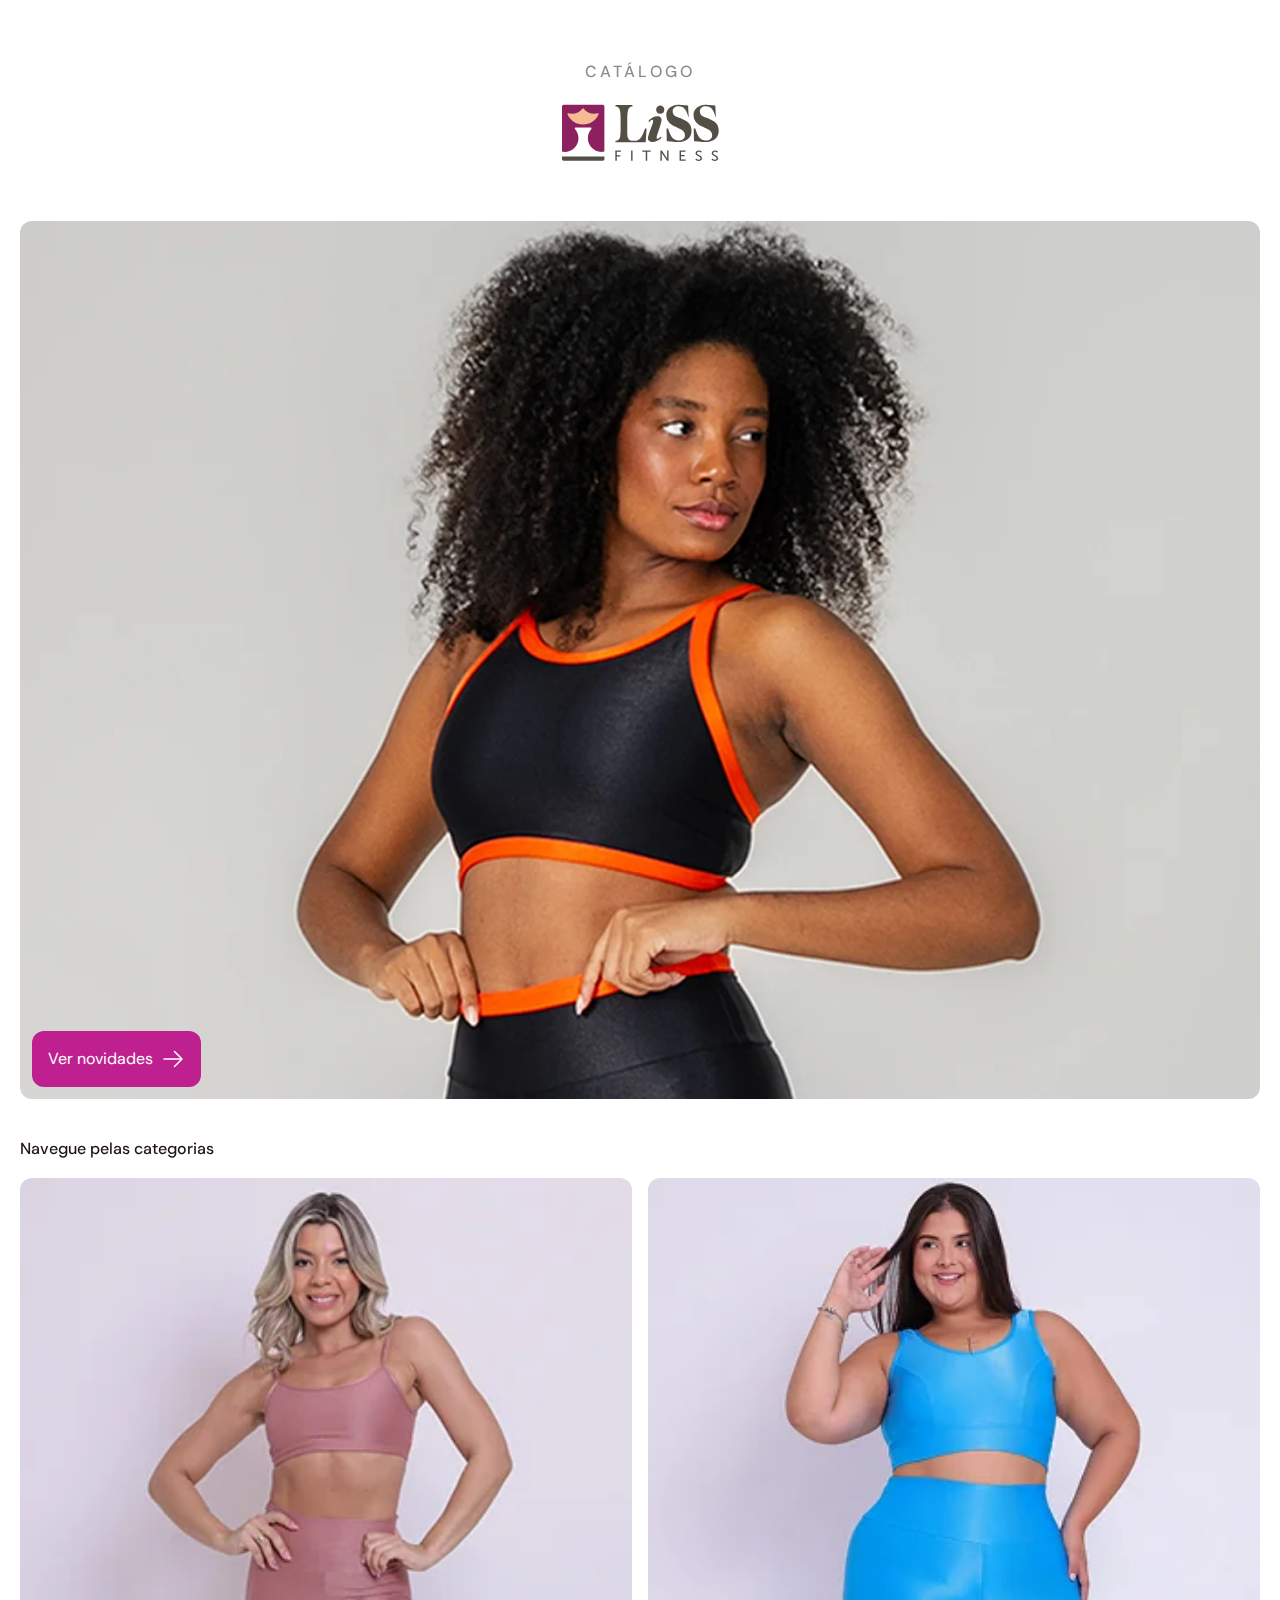
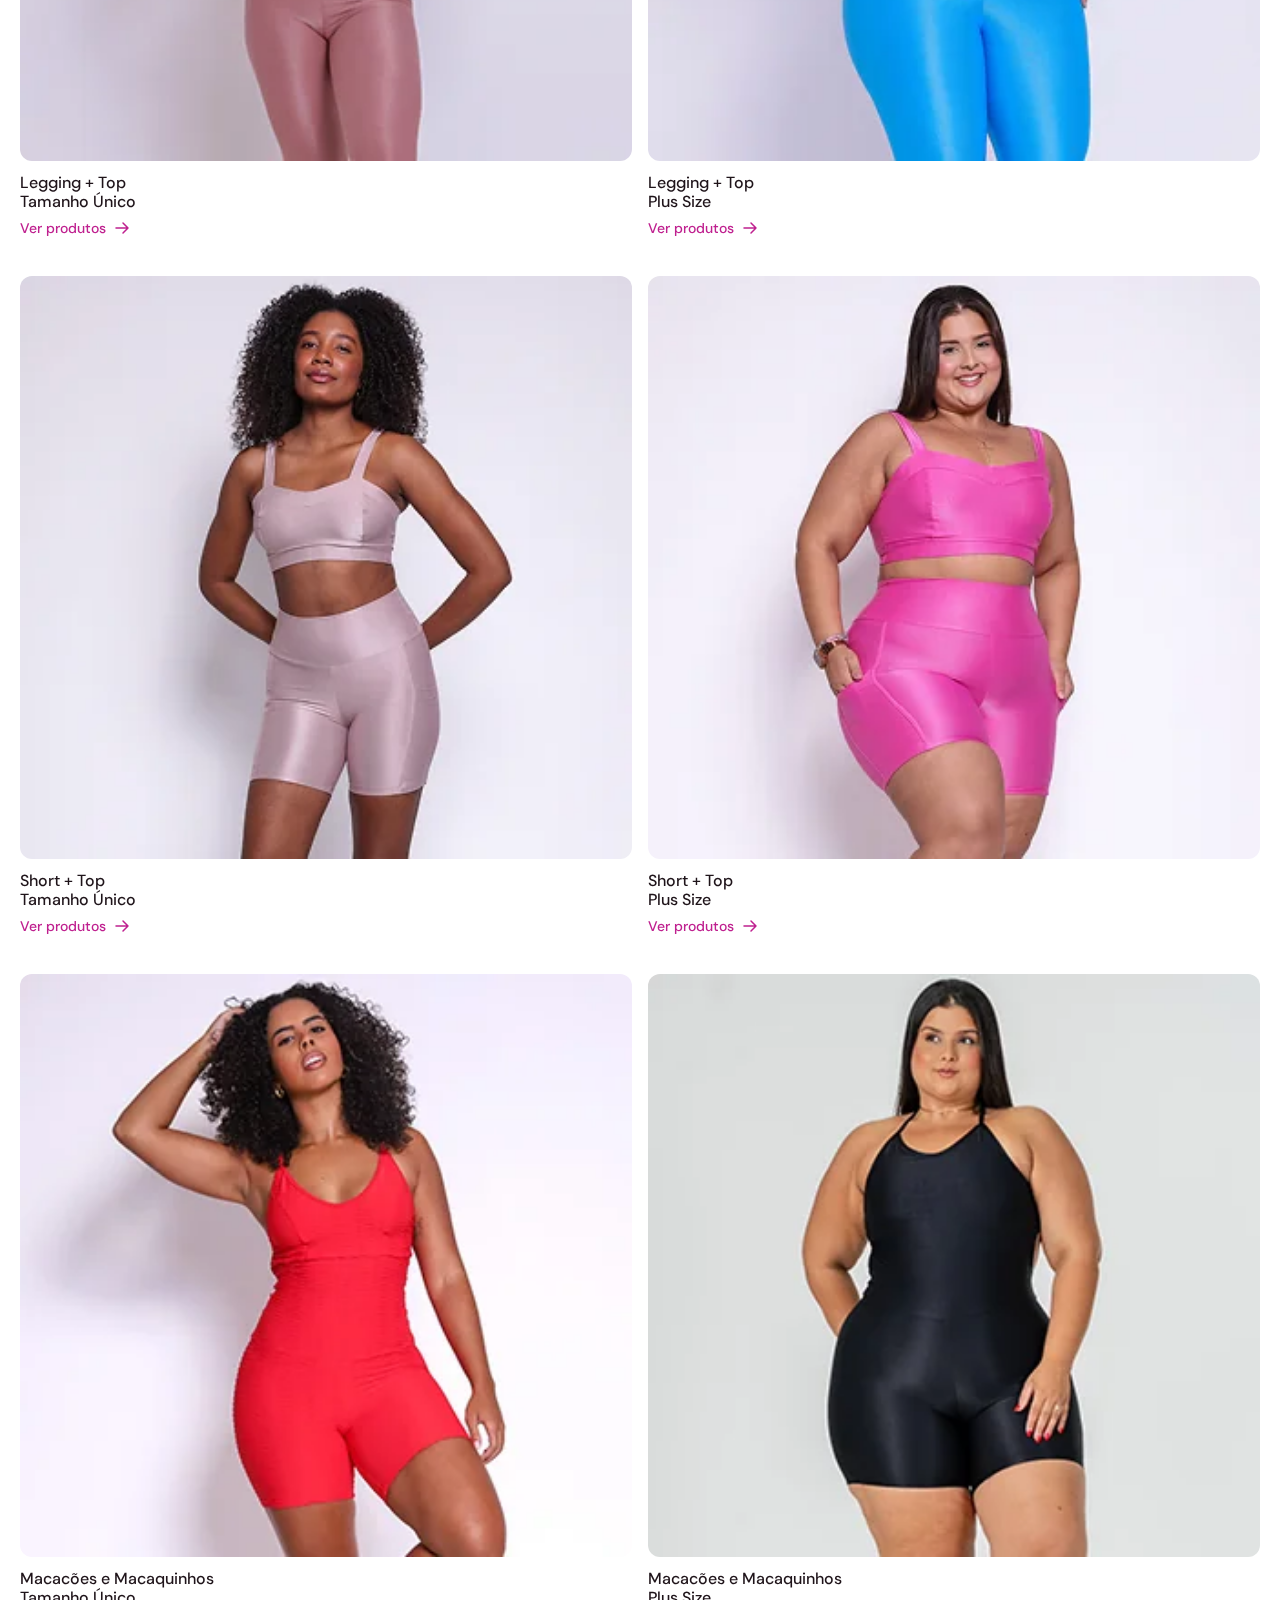
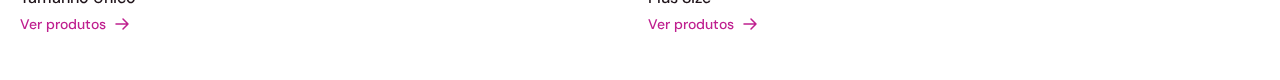
<file: index.html>
<!DOCTYPE html>
<html lang="pt-BR">
  <head>
    <meta charset="UTF-8" />
    <meta name="viewport" content="width=device-width, initial-scale=1.0" />
    <title>Catálogo</title>
    <meta name="robots" content="noindex">

    <link rel="preconnect" href="https://fonts.googleapis.com" />
    <link rel="preconnect" href="https://fonts.gstatic.com" crossorigin />
    <link href="https://fonts.googleapis.com/css2?family=DM+Sans:ital,opsz,wght@0,9..40,100..1000;1,9..40,100..1000&display=swap" rel="stylesheet" />

    <link rel="stylesheet" href="./styles/global.css" />
    <link rel="stylesheet" href="./styles/category-page.css" />
    <script>
      const loaded = document.getElementsByClassName('loaded')
      const loader = document.getElementsByClassName('loader')
      function load(){
        loaded[0].classList.toggle('hidden')
        loader[0].classList.toggle('hidden')
      }

      window.addEventListener('DOMContentLoaded', function (){
        load()
      })

      async function fetchProducts() {
        const apiEndpoint = `https://script.google.com/macros/s/AKfycbyOIoDG-vn2lDNgsvUxvzFhpqfGXLDQEWTUVrQBlqOJO5wyrmKoLukNKPJXozdzxZyN/exec`;

        const responseProducts = await fetch(apiEndpoint)
          .then((x) => x.json())
          .catch((e) => {
            console.error(e); // error handling
            return []; //returns no-results
          });
        sessionStorage.setItem('allProducts', JSON.stringify(responseProducts))
        console.log('All Products Storaged', sessionStorage.getItem('allProducts'))
        load()
      }
      fetchProducts()

      const urlPar = new URLSearchParams(window.location.search);
      const vendedora = urlPar.get('vend')
      sessionStorage.setItem('vend', vendedora)
    </script>
    <style>
      section.intro {
        position: relative;
        display: flex;
        flex-direction: column;
        padding-top: 4rem;
        padding-bottom: 2.5rem;
        gap: 52px;
        position: relative;
        z-index: 10;

        text-align: center;

        .logo {
          display: inline-block;
        }

        h1 {
          font-size: 1rem; line-height: 1; text-transform: uppercase; letter-spacing: .2em; opacity: .5; margin-bottom: 24px;
        }
      }

      section.categories {
        position: relative;
      }

      .card-link {
        border-radius: 12px;
        padding: .75rem;

        &.novidades {
          display: flex;
          flex-direction: column;
          justify-content: end;

          min-height: 157px;
          background-size: cover;
          aspect-ratio: 353 / 250;
        }
      }

      .list-products {
        display: grid;
        grid-template-columns: 1fr 1fr;
        gap: 40px 16px;
        padding-bottom: 48px;

        li {
          list-style-type: none;
        }

        img {
          object-fit: cover;
          width: 100%;
          border-radius: 12px;
          margin-bottom: 12px;
        }

        a { color: #BF208F; text-decoration: none; }

        h3 { margin-bottom: 8px; }
      }

      .h6 { margin-bottom: 1.25rem; }

      .loader, .loaded { transition: opacity .2s ease-in-out; }

      .hidden{
        pointer-events: none;
        opacity: 0;
      }

      .loader {
        position: fixed;
        top: 0;
        bottom: 0;
        left: 0;
        right: 0;
        display: flex;
        align-items: center;
        justify-content: center;

        img {
          width: 33%;
          max-width: 250px;
          height: auto;
        }
      }

      .gradient-top {
        z-index: 0;
        position: absolute;
        max-width: none;
        top: -50%;
        left: 50%;
        transform: translateX(-50%);
      }

      /* Animation stuff */
      .slide-in {
        transition: transform 0.9s cubic-bezier(0, 0.5, 0.15, 1), opacity .5s ease-out;
      }

      .hidden .slide-in {
        transform: translateY(20px);
        opacity: 0;
      }

      .slide-in {
        transform: translateY(0px);
        opacity: 1;
      }

      .delay-0 { transition-delay: 0; }
      .delay-1 { transition-delay: 0.125s; }
      .delay-2 { transition-delay: 0.250s; }
      .delay-3 { transition-delay: 0.375s; }
      .delay-4 { transition-delay: 0.500s; }
    </style>
  </head>
  <body>
    <div class="loader hidden"><img width="100" height="100" src="./img/loading.gif" alt=""></div>
    <div class="wrapper-body loaded">
      <svg class="gradient-top" width="1800" height="1800" viewBox="0 0 1800 1800" fill="none">
        <g opacity="0.05" filter="url(#filter0_f_4411_1612)">
          <rect width="450" height="450" transform="matrix(-1 -8.74228e-08 -8.74228e-08 1 900 900)" fill="#DECDAD"/>
          <rect width="450" height="450" transform="matrix(1 0 0 -1 900 900)" fill="#E3D2E6"/>
          <rect width="450" height="450" transform="matrix(-1 -8.74228e-08 -8.74228e-08 1 900 450)" fill="#F6AB7A"/>
          <rect width="675" height="675" transform="matrix(1 0 0 -1 675 1350)" fill="#C20A8A"/>
        </g>
        <defs>
          <filter id="filter0_f_4411_1612" x="0" y="0" width="1800" height="1800" filterUnits="userSpaceOnUse" color-interpolation-filters="sRGB">
            <feFlood flood-opacity="0" result="BackgroundImageFix"/>
            <feBlend mode="normal" in="SourceGraphic" in2="BackgroundImageFix" result="shape"/>
            <feGaussianBlur stdDeviation="225" result="effect1_foregroundBlur_4411_1612"/>
          </filter>
        </defs>
      </svg>
      <section class="intro">
        <div>
          <h1 class="slide-in delay-0">Catálogo</h1>
          <svg class="logo slide-in delay-1" width="157" height="58" viewBox="0 0 157 58" fill="none">
            <path d="M54.7647 56.8529H53.3457V46.6133H58.9215V47.8605H54.7647V51.2254H58.3052V52.4726H54.7647V56.8529Z" fill="#544F45"/>
            <path d="M70.546 56.8529H69.127V46.6133H70.546V56.8529Z" fill="#544F45"/>
            <path d="M85.1983 56.8529H83.7793V47.8605H80.3105V46.6133H88.667V47.8605H85.1983V56.8529Z" fill="#544F45"/>
            <path d="M99.8468 56.8529H98.4277V46.6133H99.8324L104.333 53.2704C104.562 53.6042 104.878 54.1698 105.05 54.5032L105.179 54.7499H105.207C105.136 54.1408 105.107 53.6477 105.107 53.2704V46.6133H106.526V56.8529H105.136L100.621 50.2103C100.391 49.8765 100.076 49.2965 99.9041 48.9631L99.7751 48.7164H99.7464C99.8181 49.3255 99.8468 49.8185 99.8468 50.2103V56.8529Z" fill="#544F45"/>
            <path d="M123.7 56.8529H117.58V46.6133H123.457V47.8605H118.999V51.0658H122.625V52.3134H118.999V55.6057H123.7V56.8529Z" fill="#544F45"/>
            <path d="M133.483 55.8088L133.34 55.6786L134.143 54.5906C134.2 54.6486 134.257 54.7066 134.615 54.9824C135.089 55.3158 135.805 55.6931 136.723 55.6931C137.712 55.6931 138.471 55.1126 138.471 54.1846C138.471 51.9799 133.569 52.4294 133.569 49.2968C133.569 48.499 133.87 47.8173 134.487 47.2662C135.103 46.7152 135.891 46.4395 136.837 46.4395C137.396 46.4395 137.912 46.5265 138.385 46.7007C138.858 46.8748 139.202 47.0486 139.403 47.2227L139.704 47.4694L139.059 48.6586C138.987 48.5861 138.887 48.5135 138.758 48.4119C138.629 48.3103 138.371 48.1801 137.984 48.0205C137.597 47.8609 137.224 47.7738 136.837 47.7738C135.791 47.7738 135.003 48.4409 135.003 49.2677C135.003 50.0365 135.762 50.5585 136.723 50.9504C138.127 51.4869 139.933 52.2266 139.904 54.1411C139.904 54.9679 139.618 55.6495 139.03 56.2006C138.443 56.7517 137.669 57.0274 136.694 57.0274C135.003 57.0274 133.827 56.1861 133.483 55.8088Z" fill="#544F45"/>
            <path d="M149.624 55.8088L149.48 55.6786L150.283 54.5906C150.341 54.6486 150.398 54.7066 150.756 54.9824C151.229 55.3158 151.946 55.6931 152.863 55.6931C153.852 55.6931 154.612 55.1126 154.612 54.1846C154.612 51.9799 149.71 52.4294 149.71 49.2968C149.71 48.499 150.011 47.8173 150.627 47.2662C151.244 46.7152 152.032 46.4395 152.978 46.4395C153.537 46.4395 154.053 46.5265 154.526 46.7007C154.999 46.8748 155.343 47.0486 155.543 47.2227L155.845 47.4694L155.2 48.6586C155.128 48.5861 155.028 48.5135 154.898 48.4119C154.769 48.3103 154.512 48.1801 154.124 48.0205C153.738 47.8609 153.365 47.7738 152.978 47.7738C151.932 47.7738 151.143 48.4409 151.143 49.2677C151.143 50.0365 151.903 50.5585 152.863 50.9504C154.268 51.4869 156.074 52.2266 156.045 54.1411C156.045 54.9679 155.759 55.6495 155.171 56.2006C154.583 56.7517 153.809 57.0274 152.834 57.0274C151.143 57.0274 149.968 56.1861 149.624 55.8088Z" fill="#544F45"/>
            <path d="M40.783 0.740234H1.6532C0.740583 0.740234 0 1.48962 0 2.4131V47.5655C2.35011 48.0902 4.90893 48.0501 7.60088 47.0095C12.431 45.1432 15.9549 40.6686 16.4165 35.4575C16.7743 31.4177 15.3963 27.7022 12.953 24.9833C12.47 24.4463 12.8431 23.5886 13.5605 23.5886H28.7378C29.4454 23.5886 29.8399 24.4403 29.3636 24.9685C27.1283 27.4486 25.7805 30.7618 25.832 34.3955C25.8912 38.5414 27.9 42.3306 31.0303 44.8472C31.1373 44.9324 31.2451 45.0153 31.3539 45.0981C31.559 45.2532 31.765 45.4086 31.9789 45.5533C32.321 45.7817 32.6727 45.9967 33.0352 46.1953C33.1665 46.2679 33.3016 46.337 33.4347 46.4069C33.6885 46.5356 33.9411 46.6566 34.1928 46.7666C34.3083 46.8178 34.4232 46.872 34.5407 46.919C34.8265 47.0374 35.1093 47.1374 35.391 47.2321C35.4844 47.2635 35.5785 47.3009 35.6699 47.3291C36.0404 47.4445 36.4076 47.5396 36.7722 47.6186C36.8575 47.6369 36.9413 47.6469 37.0266 47.6637C37.3056 47.7179 37.5837 47.7649 37.8585 47.7981C37.9857 47.8141 38.1133 47.8229 38.2404 47.8348C38.4707 47.8561 38.7013 47.873 38.9296 47.8817C39.0636 47.8859 39.1987 47.8878 39.3319 47.8878C39.5546 47.889 39.775 47.8829 39.9946 47.873C40.1229 47.8661 40.2505 47.8615 40.3777 47.8508C40.6109 47.8321 40.8434 47.805 41.0725 47.7748C41.1793 47.7599 41.2884 47.75 41.3944 47.7336C41.7265 47.6812 42.056 47.6194 42.3806 47.5445V2.35705C42.3806 1.46411 41.6646 0.740234 40.783 0.740234Z" fill="#8D2160"/>
            <path d="M40.7634 56.7639H1.65208C0.73856 56.7639 0 56.0146 0 55.0912V52.4863H42.4164V55.0912C42.4164 56.0146 41.676 56.7639 40.7634 56.7639Z" fill="#544F45"/>
            <path d="M21.5495 4.47515C21.2919 4.13589 20.806 4.13589 20.5504 4.47515C18.0752 7.74091 14.1811 9.84758 9.79991 9.84758C8.57342 9.84758 7.3906 9.67535 6.26315 9.36273C5.75584 9.22193 5.31858 9.73252 5.52842 10.2201C8.12824 16.288 14.0973 20.5341 21.049 20.5341C28.0027 20.5341 33.9709 16.288 36.5716 10.2201C36.7803 9.73252 36.343 9.22193 35.8357 9.36273C34.7085 9.67535 33.5248 9.84758 32.3001 9.84758C27.918 9.84758 24.024 7.74091 21.5495 4.47515Z" fill="#F6BA94"/>
            <path d="M83.7045 38.3107H53.4473V36.813C53.9534 36.758 54.6844 36.7026 55.2463 36.5376C56.4269 36.1519 57.3266 35.381 57.7761 34.1143C58.4509 32.0767 58.6196 28.2215 58.6196 24.3113V15.6015C58.6196 11.6363 58.4509 7.83638 57.7761 5.79857C57.3266 4.47691 56.3706 3.15829 55.1901 2.77282C54.6844 2.60738 54.0655 2.49736 53.5035 2.44215V0.960938H70.4259V2.44215C69.976 2.49736 69.3009 2.60738 68.7389 2.77282C67.558 3.15829 66.6024 4.47691 66.1529 5.79857C65.4785 7.83638 65.2532 11.6363 65.2532 15.6015V27.3927C65.2532 30.4768 65.4785 32.4041 65.8155 33.5608C66.1529 34.6622 66.7149 35.4883 67.4456 35.9838C68.4015 36.6448 69.8632 36.865 71.0437 36.865H72.562C75.4292 36.865 77.172 35.6536 78.4088 34.2215C80.6577 31.8536 82.2666 26.6782 83.0531 24.4756H84.5827L83.7045 38.3107Z" fill="#544F45"/>
            <path d="M143.718 38.09C139.881 38.09 132.315 37.2149 132.315 37.2149H131.99L131.721 24.4735H133.344C135.074 30.6529 137.827 36.6123 143.826 36.6123C147.933 36.6123 150.15 34.4263 150.15 31.2544C150.15 27.864 148.095 25.895 142.258 23.4892C137.233 21.4658 131.504 18.2395 131.504 11.0756C131.504 4.89602 137.125 0.740234 143.448 0.740234C146.744 0.740234 153.283 1.61532 153.283 1.61532L153.932 12.9898H153.553C152.905 10.4742 151.715 7.46646 150.365 5.55249C148.798 3.36508 146.798 2.2726 143.61 2.2726C140.205 2.2726 137.88 4.3508 137.88 7.13967C137.88 12.116 141.988 12.5522 145.879 14.3567C151.446 16.8724 156.742 18.9502 156.742 26.7699C156.742 34.3166 150.581 38.09 143.718 38.09Z" fill="#544F45"/>
            <path d="M116.51 38.09C112.673 38.09 105.107 37.2149 105.107 37.2149H104.783L104.513 24.4735H106.137C107.867 30.6529 110.62 36.6123 116.619 36.6123C120.726 36.6123 122.943 34.4263 122.943 31.2544C122.943 27.864 120.888 25.895 115.051 23.4892C110.025 21.4658 104.297 18.2395 104.297 11.0756C104.297 4.89602 109.917 0.740234 116.241 0.740234C119.537 0.740234 126.076 1.61532 126.076 1.61532L126.724 12.9898H126.346C125.698 10.4742 124.508 7.46646 123.158 5.55249C121.59 3.36508 119.591 2.2726 116.402 2.2726C112.998 2.2726 110.672 4.3508 110.672 7.13967C110.672 12.116 114.781 12.5522 118.672 14.3567C124.239 16.8724 129.535 18.9502 129.535 26.7699C129.535 34.3166 123.374 38.09 116.51 38.09Z" fill="#544F45"/>
            <path d="M98.2112 9.87092C100.535 9.87092 102.318 8.06613 102.318 5.71471C102.318 3.36308 100.481 1.50391 98.2112 1.50391C95.9415 1.50391 94.1035 3.41789 94.1035 5.71471C94.1035 8.01133 95.8871 9.87092 98.2112 9.87092Z" fill="#544F45"/>
            <path d="M95.3539 34.8084C94.9217 34.8084 94.5975 34.4802 94.5975 33.7695C94.5975 32.5116 95.6245 29.2304 96.9756 25.4575C98.3803 21.6841 99.1766 18.1536 99.4615 16.8171C100.032 14.138 97.9647 12.4254 95.7497 12.3669C92.2671 12.275 88.9414 13.9196 86.3377 17.2427L87.3612 17.9386C88.5798 16.4933 89.6124 15.7782 90.1661 15.7782C90.7605 15.7782 91.193 15.9422 91.193 16.9263C91.193 18.6762 89.5716 22.559 88.653 25.0745C87.5186 28.4102 85.8965 32.4022 85.8965 34.3161C85.8965 36.7772 88.1677 38.0895 90.2219 38.0895C93.6555 38.0895 97.1499 36.1166 99.6547 33.4045L98.7097 32.7618C97.4386 34.0251 96.1245 34.8084 95.3539 34.8084Z" fill="#544F45"/>
          </svg>
        </div>
        <div class="card-link novidades slide-in delay-2" style="background-image: url('./img/cover-intro.webp')">
          <a class="btn btn-md btn-primary" href="./categorias/newer.html">
            <div>Ver novidades</div>
            <svg width="24" height="24" viewBox="0 0 24 24" fill="none">
              <path d="M13.5 4.5L21 12M21 12L13.5 19.5M21 12H3" stroke="currentColor" stroke-width="1.5" stroke-linecap="round" stroke-linejoin="round"/>
            </svg>
          </a>
        </div>
      </section>
      <section class="categories slide-in delay-3">
        <h2 class="h6">Navegue pelas categorias</h2>
        <ul class="list-products">
          <li>
            <a href="./categorias/legTu.html">
              <img src="img/Legging Unico.webp" alt="" />
            </a>
            <h3 class="h6">Legging + Top<br> Tamanho Único</h3>
            <a class='leg+Tu h7 link-solo' href="./categorias/legTu.html">
              <div>Ver produtos</div>
              <svg width="16" height="16" viewBox="0 0 16 16" fill="none">
                <path d="M9 3L14 8M14 8L9 13M14 8H2" stroke="currentColor" stroke-width="1.5" stroke-linecap="round" stroke-linejoin="round"/>
              </svg>
            </a>
          </li>
          <li>
            <a href="./categorias/legTp.html">
              <img src="img/Legging Plus.webp" alt="" />
            </a>
            <h3 class="h6">Legging + Top<br> Plus Size</h3>
            <a class='leg+Tp h7 link-solo' href="./categorias/legTp.html">
              <div>Ver produtos</div>
              <svg width="16" height="16" viewBox="0 0 16 16" fill="none">
                <path d="M9 3L14 8M14 8L9 13M14 8H2" stroke="currentColor" stroke-width="1.5" stroke-linecap="round" stroke-linejoin="round"/>
              </svg>
            </a>
          </li>
          <li>
            <a href="./categorias/shoTu.html">
              <img src="img/Short Unico.webp" alt="" />
            </a>
            <h3 class="h6">Short + Top<br> Tamanho Único</h3>
            <a class='sho+Tu h7 link-solo' href="./categorias/shoTu.html"
              ><div>Ver produtos</div><svg width="16" height="16" viewBox="0 0 16 16" fill="none">
  <path d="M9 3L14 8M14 8L9 13M14 8H2" stroke="currentColor" stroke-width="1.5" stroke-linecap="round" stroke-linejoin="round"/>
  </svg></a>

          </li>
          <li>
            <a href="./categorias/shoTp.html">
              <img src="img/Short Plus.webp" alt="" />
            </a>
            <h3 class="h6">Short + Top<br> Plus Size</h3>
            <a class='sho+Tp h7 link-solo' href="./categorias/shoTp.html"
            ><div>Ver produtos</div><svg width="16" height="16" viewBox="0 0 16 16" fill="none">
  <path d="M9 3L14 8M14 8L9 13M14 8H2" stroke="currentColor" stroke-width="1.5" stroke-linecap="round" stroke-linejoin="round"/>
  </svg></a>

          </li>
          <li>
            <a href="./categorias/macTu.html">
              <img src="img/Macacao Unico.webp" alt="" />
            </a>
            <h3 class="h6">Macacões e Macaquinhos<br> Tamanho Único</h3>
            <a class='mac+tu h7 link-solo' href="./categorias/macTu.html"
              ><div>Ver produtos</div><svg width="16" height="16" viewBox="0 0 16 16" fill="none">
  <path d="M9 3L14 8M14 8L9 13M14 8H2" stroke="currentColor" stroke-width="1.5" stroke-linecap="round" stroke-linejoin="round"/>
  </svg></a>

          </li>
          <li>
            <a href="./categorias/macTp.html">
              <img src="img/Macacao Plus.webp" alt="" />
            </a>
            <h3 class="h6">Macacões e Macaquinhos<br> Plus Size</h3>
            <a class='mac+tp h7 link-solo' href="./categorias/macTp.html"
              ><div>Ver produtos</div><svg width="16" height="16" viewBox="0 0 16 16" fill="none">
  <path d="M9 3L14 8M14 8L9 13M14 8H2" stroke="currentColor" stroke-width="1.5" stroke-linecap="round" stroke-linejoin="round"/>
  </svg></a>
          </li>
        </ul>
      </section>
    </div>


    <script>
      function tu(){
        unico = true
      }

      function tp(){
        plus = true
      }

      function lcl(){
        legging = true
      }

      function scl(){
        short = true
      }

      function mac(){
        macacao = true
      }


      let productsClean = []; //armazenará o array com produtos >tratados<

      async function fetchProducts(page = 1, dataProducts = []) {
        const apiEndpoint = `https://lissfitness.com.br/wp-json/wc/v3/products?page=${page}&per_page=100&orderby=title&order=asc&stock_status=instock&consumer_key=ck_148198b90ab9d891ca88eb7368afec072dbe43d0&consumer_secret=cs_6be934eea1423037e5ff3e18ba247bd65a3eb856`;

        console.log(`Fetching page: ${page}`);

        const responseProducts = await fetch(apiEndpoint)
          .then((x) => x.json())
          .catch((e) => {
            console.error(e); // error handling
            return []; //returns no-results
          });

        console.log(
          `Fetched ${responseProducts.length} ${
            responseProducts.length !== 1 ? "items" : "item"
          } on page ${page}`
        );

        responseProducts.forEach((product) => {
          dataProducts.push(product);
        });

        page++;

        if (responseProducts.length >= 100)
          return fetchProducts(page, dataProducts);
        else return dataProducts;
      }

      // Executa a função de receber os itens da API e salvar como .json e gera uma lista tratada a partir das informações obtidas
      fetchProducts().then((products) => {
        let listIteration = []; // Lista que irá guardar todos os nomes (sem a cor) de produtos já processados

        products.forEach((product) => {
          // -> extrair a string de cor do nome do produto,
          product.color_variations = product.name
            .split(
              /\b(Compressão |Suplex Poliamida |Dryfit |Tule | Trilobal |Jacquard Ondinha |Jacquard Zig |Jacquard Zebra |Jacquard Boreal |Jacquard Spot |Jacquard Chevry )\b/gm
            )
            .pop();

          // -> extrair a informação de nome do produto até o nome do tecido, e gravar na variavel "name"
          let name = product.name.split(" " + product.color_variations).shift();

          let variationColor = {
            color_name: product.color_variations,
            images: product.images,
            slug: product.slug,
            permalink: product.permalink,
            // date_created: product.date_created,
          };

          let productNew = {
            class: product.id,
            name: name,
            status: product.status,
            sku: product.sku,
            price: product.price,
            price_sale: product.price_sale,
            price_interest: product.price_interest,
            price_interest_sale: product.price_interest_sale,
            on_sale: product.on_sale,
            // stock_status: product.stock_status,
            categories: product.categories,
            images: product.images,
            attributes: product.attributes,
            color_variations: [],
          };

          // Caso o nome não exista na lista de iteração, fazer algumas coisas
          if (listIteration.indexOf(name) === -1) {
            // Registrar nome na lista de iteração para as próximas conferências em 'products'
            listIteration.push((name = name));

            productNew.color_variations.push(variationColor);
            productsClean.push(productNew);
          } else {
            productsClean[productsClean.length - 1].color_variations.push(
              variationColor
            );
          }
        });
      });
    </script>
  </body>
</html>
</file>
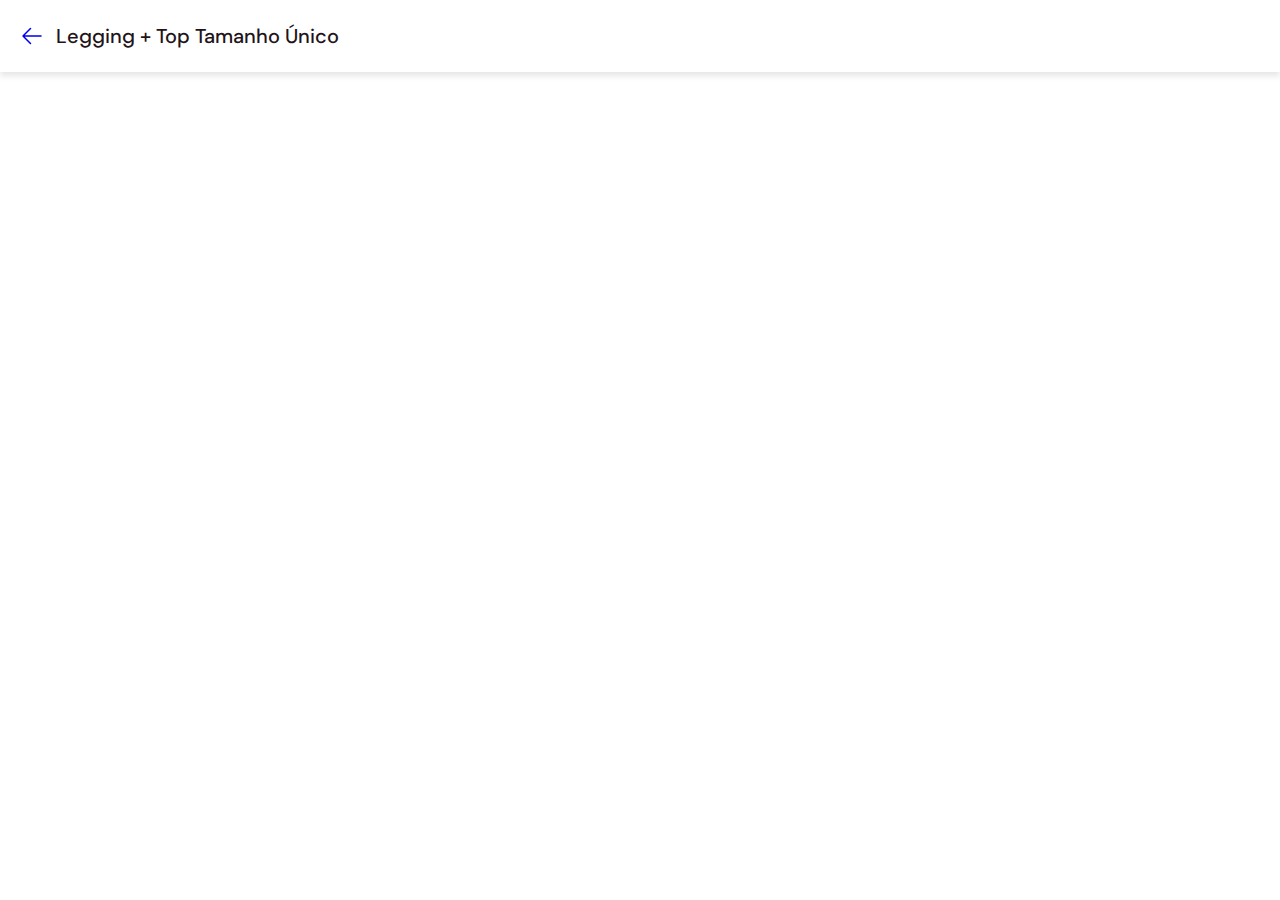
<file: categorias/category-page.html>
<!DOCTYPE html>
<html lang="pt-BR">
<head>
  <meta charset="UTF-8">
  <meta name="viewport" content="width=device-width, initial-scale=1.0">
  <title>Legging + Top Tamanho Único – Catálogo Liss Fitness</title>
  <link rel="stylesheet" href="../styles/global.css">
  <link rel="stylesheet" href="../styles/category-page.css">
  <link rel="stylesheet" href="https://cdn.jsdelivr.net/npm/swiper@11/swiper-bundle.min.css"/>
  <script src="https://cdn.jsdelivr.net/npm/swiper@11/swiper-bundle.min.js"></script>

  <link rel="preconnect" href="https://fonts.googleapis.com">
  <link rel="preconnect" href="https://fonts.gstatic.com" crossorigin>
  <link href="https://fonts.googleapis.com/css2?family=DM+Sans:ital,opsz,wght@0,9..40,100..1000;1,9..40,100..1000&display=swap" rel="stylesheet">
</head>

<body>
<header class="title-bar">
  <a href="../index.html">
    <svg width="24" height="24" viewBox="0 0 24 24" fill="none" xmlns="http://www.w3.org/2000/svg">
      <path d="M10.5 19.5L3 12M3 12L10.5 4.5M3 12H21" stroke="currentColor" stroke-width="1.5" stroke-linecap="round" stroke-linejoin="round"/>
    </svg>
  </a>
  <h1 class="h5">Legging + Top Tamanho Único</h1>
</header>

<ul id="list-products" style="max-width: 500px; margin: 0 auto; overflow: hidden;"></ul>

<script>
  let whatsappNumber = '999498626'
  let list = document.getElementById('list-products');
  let productsClean = []; //armazenará o array com produtos >tratados<

  async function fetchProducts (page = 1 , dataProducts = [] , category = "16") {
    const apiEndpoint = `https://lissfitness.com.br/wp-json/wc/v3/products?page=${page}&per_page=100&category=${category}&orderby=title&order=asc&stock_status=instock&consumer_key=ck_148198b90ab9d891ca88eb7368afec072dbe43d0&consumer_secret=cs_6be934eea1423037e5ff3e18ba247bd65a3eb856`;

    console.log(`Fetching page: ${page}`)

    const responseProducts = await fetch(apiEndpoint).then( x => x.json()).catch((e) => {
      console.error(e) // error handling
      return [] //returns no-results
    })

    console.log(`Fetched ${responseProducts.length} ${responseProducts.length !== 1 ? 'items' : "item"} on page ${page}`)

    responseProducts.forEach(product => {
      dataProducts.push(product);
    });

    page++

    if(responseProducts.length >= 100) return fetchProducts(page,dataProducts)
    else return dataProducts
  }

  // Executa a função de receber os itens da API e salvar como .json e gera uma lista tratada a partir das informações obtidas
  fetchProducts().then(products => {

    let listIteration = []; // Lista que irá guardar todos os nomes (sem a cor) de produtos já processados

    // Gera uma lista "limpa" (productsClean) com os produtos recuperados e tratados
    products.forEach(product => {
      // -> extrair a string de cor do nome do produto,
      product.color_variations = product.name.split(/\b(Compressão |Dryfit Grid |Dryfit |Jacquard Atol |Jacquard Boreal |Jacquard Chevry |Jacquard Felina |Jacquard Isla |Jacquard Ondinha |Jacquard Spot |Jacquard Zebra |Jacquard Zig |Suplex Poliamida | Trilobal |Tule |Print )\b/gm).pop();

      // -> extrair a informação de nome do produto até o nome do tecido, e gravar na variavel "name"
      let name = product.name.split(" " + product.color_variations).shift()

      let variationColor = {
        'color_name': product.color_variations,
        'images': product.images,
        'slug': product.slug,
        'permalink': product.permalink,
        // 'date_created': product.date_created,
      }

      let productNew = {
        'id': product.id,
        'name': name,
        'status': product.status,
        'sku': product.sku,
        'price': product.price,
        'price_sale': product.price_sale,
        'price_interest': product.price_interest,
        'price_interest_sale': product.price_interest_sale,
        'on_sale': product.on_sale,
        // 'stock_status': product.stock_status,
        'categories': product.categories,
        'images': product.images,
        'attributes': product.attributes,
        'color_variations': []
      }

      // Caso o nome não exista na lista de iteração, fazer algumas coisas
      if (listIteration.indexOf(name) === -1) {

        // Registrar nome na lista de iteração para as próximas conferências em 'products'
        listIteration.push(name = name);

        productNew.color_variations.push(variationColor);
        productsClean.push(productNew);
      }
      else
      {
        productsClean[productsClean.length - 1].color_variations.push(variationColor);
      }
    });

    function swiperVariationImages(arr) {
      return `
        ${ arr.images.map((image) => {
          return `
            <div class="swiper-slide" data-slide-for-color="${arr.color_name}">
              <div class="swiper-zoom-container">
                <img src="${ image.src }" width="1600" height="1600" alt="${ image.alt }" class="image-product" loading="lazy">
              </div>
            </div>
          `
        }).join('')}
      `
    }

    function swiperVariations(arr) {
      return `
        ${arr.color_variations.map((variation) => {
          return `
            <div class="swiper-slide" data-slide-for-color="${variation.color_name}">
              <div class="swiper swiper-inner">
                <div class="swiper-wrapper">
                  ${ swiperVariationImages(variation) }
                </div>
              </div>
            </div>
          `
        }).join('')}
      `
    }

    function swatchesSize(arr) {
      return `
        <div class="wrapper-swatches-size">
          ${arr.attributes[0].options.map((size) => {
            return `<div class="swatch-size">${size}</div>`
          }).join('')}
        </div>
      `
    }

    function swatchesColor(arr) {
      return `
        <div class="wrapper-swatches-color">
          ${arr.color_variations.map((color) => {
            return `<div class="swatch-color"></div>`
          }).join('')}
        </div>
      `
    }

    function productTemplate(product) {
      return `
        <article class="wrapper-product" data-product-name="${product.name}" data-variation-name="${product.color_variations[0].color_name}">
          <header>
            <h2 class="h5">${product.name} <span class="variation-name">${product.color_variations[0].color_name}</span></h2>
          </header>
          <div class="product-prices">
            <span class="product-price">R$ <span class="product-price-value">${Number(product.price).toFixed(2)}</span></span>
            <span class="product-price-details">no PIX, ou até 3× de R$ <span class="product-price-3x-value">${Number(product.price * 1.1 / 3).toFixed(2)}</span></span>
          </div>
          ${product.color_variations ? swatchesColor(product) : ''}
          ${product.attributes.find(obj => obj.name === 'TAMANHO') ? swatchesSize(product) : ''}
          <div class="wrapper-sliders-swiper">
            <div class="swiper swiper-outer">
              <div class="swiper-wrapper">
                ${ swiperVariations(product) }
              </div>
            </div>
          </div>
          <div class="wrapper-actions">
            <a class="btn btn-md btn-primary" href="https://api.whatsapp.com/send?phone=5527${whatsappNumber}&text=Gostaria%20de%20mais%20informações%20sobre%20${product.name}%20${product.color_variations[0].color_name}" target="blank">Comprar com atendente</a>
          </div>
        </article>
      `
    }

    list.innerHTML = `
      ${productsClean.map(productTemplate).join('')}
    `

    const swiperInner = new Swiper('.swiper-inner', {
      virtual: {
        enabled: true,
        addSlidesAfter: 1,
        addSlidesBefore: 1,
      },
      direction: 'horizontal',
      perSlideOffset: 3,
      nested: true,
      effect: 'cards',
      rotate: true,
      perSlideRotate: 90,
      zoom: {
        enabled: true,
        toggle: true,
        minRatio: 1,
        maxRatio: 1
      },
    });

    const swiperOuter = new Swiper('.swiper-outer', {
      virtual: {
        enabled: true,
        addSlidesAfter: 1,
      },
      direction: 'horizontal',
      spaceBetween: 20,
    });
  });
</script>
</body>
</html>
</file>
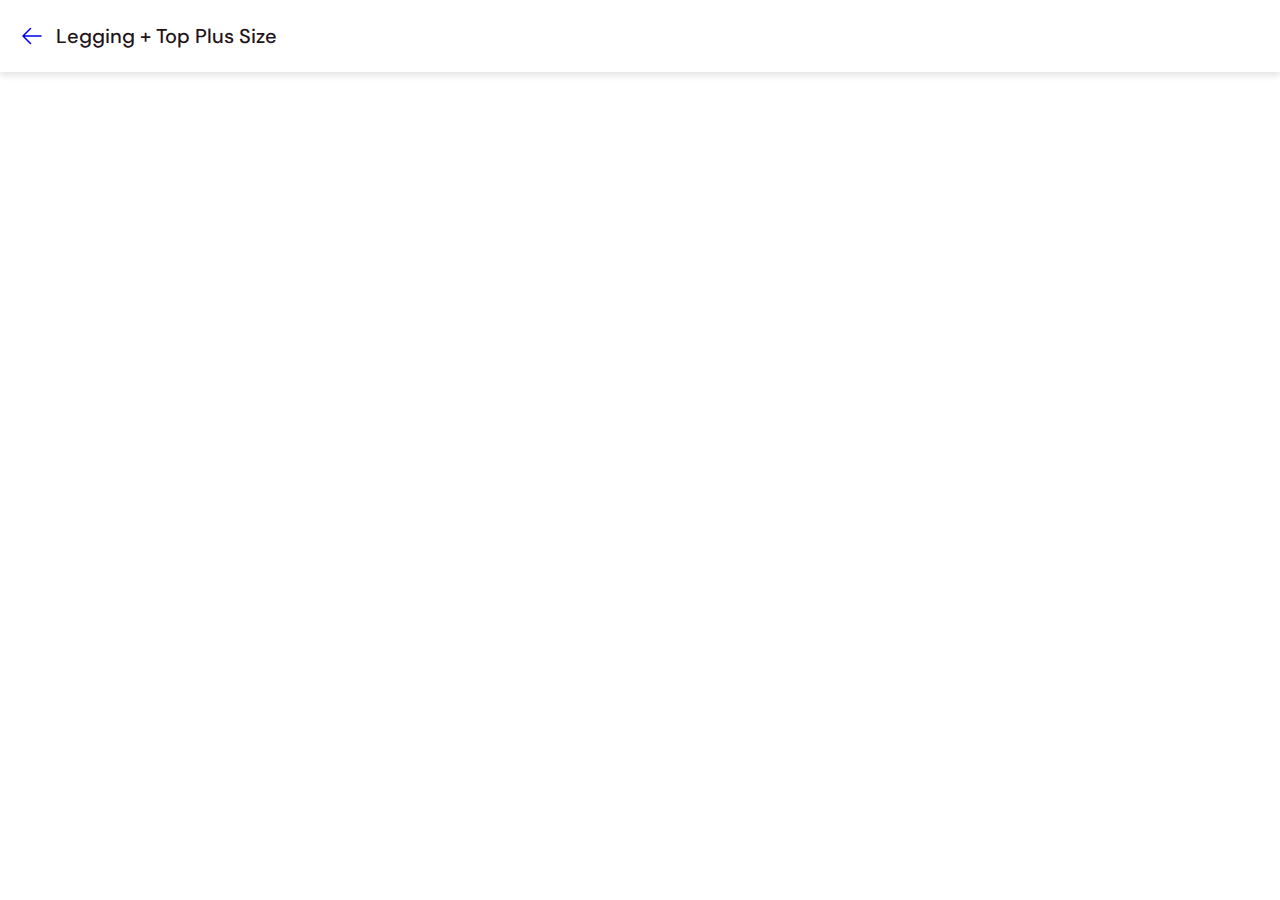
<file: categorias/legTp.html>
<!DOCTYPE html>
<html lang="pt-BR">
  <head>
    <meta charset="UTF-8" />
    <meta name="viewport" content="width=device-width, initial-scale=1.0" />
    <title>Legging + Top Plus Size – Catálogo Liss Fitness</title>
    <meta name="robots" content="noindex">

    <link rel="stylesheet" href="../styles/global.css" />
    <link rel="stylesheet" href="../styles/category-page.css" />
    <link
      rel="stylesheet"
      href="https://cdn.jsdelivr.net/npm/swiper@11/swiper-bundle.min.css"
    />
    <script src="https://cdn.jsdelivr.net/npm/swiper@11/swiper-bundle.min.js"></script>

    <link rel="preconnect" href="https://fonts.googleapis.com" />
    <link rel="preconnect" href="https://fonts.gstatic.com" crossorigin />
    <link
      href="https://fonts.googleapis.com/css2?family=DM+Sans:ital,opsz,wght@0,9..40,100..1000;1,9..40,100..1000&display=swap"
      rel="stylesheet"
    />

  </head>

  <body>
    <header class="title-bar">
      <a href="../index.html">
        <svg
          width="24"
          height="24"
          viewBox="0 0 24 24"
          fill="none"
          xmlns="http://www.w3.org/2000/svg"
        >
          <path
            d="M10.5 19.5L3 12M3 12L10.5 4.5M3 12H21"
            stroke="currentColor"
            stroke-width="1.5"
            stroke-linecap="round"
            stroke-linejoin="round"
          />
        </svg>
      </a>
      <h1 class="h5">Legging + Top Plus Size</h1>
    </header>

    <ul
      id="list-products"
      style="max-width: 500px; margin: 0 auto; overflow: hidden"
    ></ul>

    <script>
      let filterRaw = {
        shortOn  : false,
        leggingOn: true,
        macacaoOn: false,
        blusaOn  : false,
        plusOn   : true,
        unicoOn  : false,
        novidade : false
      }

      sessionStorage.setItem('filter',JSON.stringify(filterRaw))
      </script>
      <script src="../script.js"></script>
  </body>
</html>
</file>
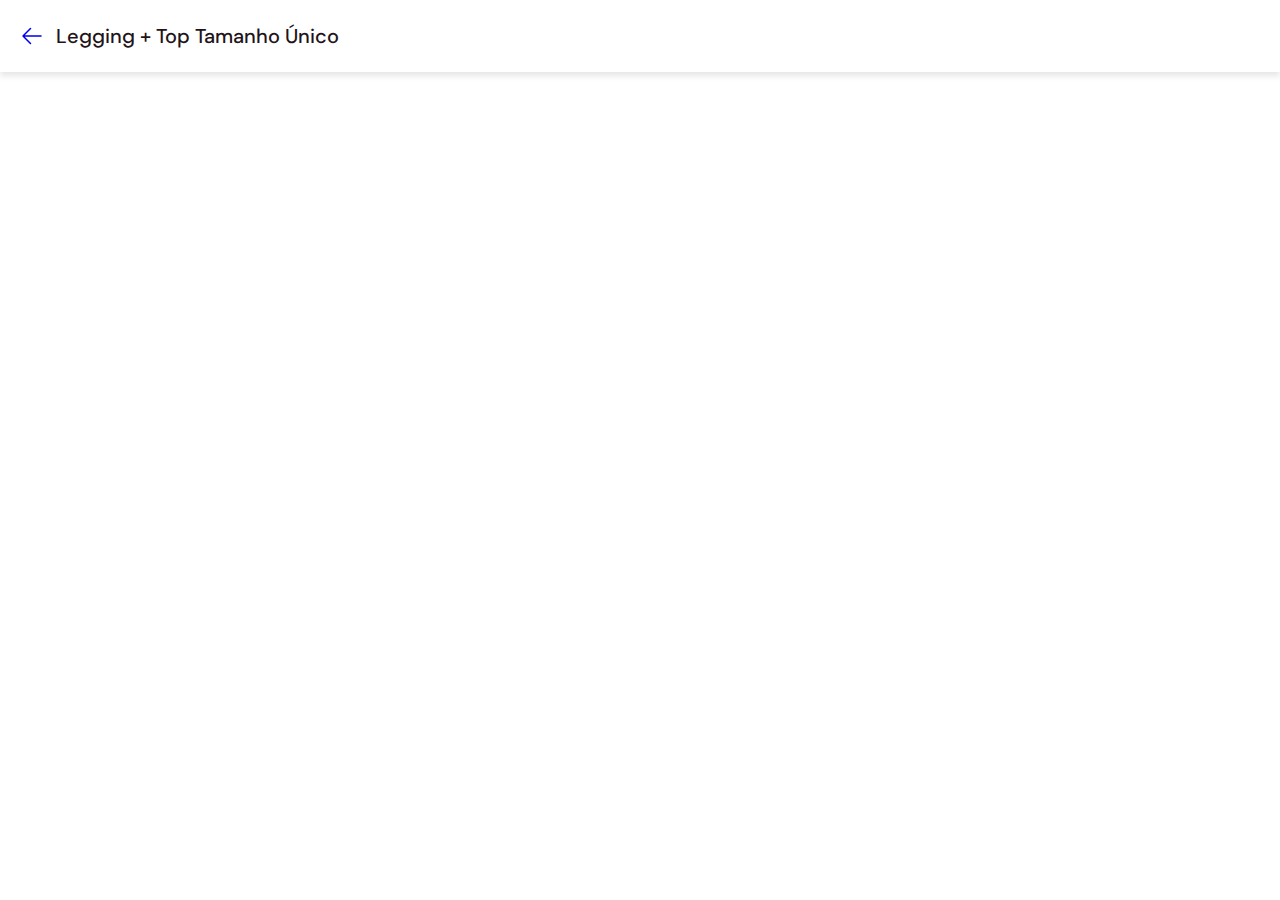
<file: categorias/legTu.html>
<!DOCTYPE html>
<html lang="pt-BR">
  <head>
    <meta charset="UTF-8" />
    <meta name="viewport" content="width=device-width, initial-scale=1.0" />
    <title>Legging + Top Tamanho Único – Catálogo Liss Fitness</title>
    <link rel="stylesheet" href="../styles/global.css" />
    <link rel="stylesheet" href="../styles/category-page.css" />
    <link
      rel="stylesheet"
      href="https://cdn.jsdelivr.net/npm/swiper@11/swiper-bundle.min.css"
    />
    <script src="https://cdn.jsdelivr.net/npm/swiper@11/swiper-bundle.min.js"></script>

    <link rel="preconnect" href="https://fonts.googleapis.com" />
    <link rel="preconnect" href="https://fonts.gstatic.com" crossorigin />
    <link
      href="https://fonts.googleapis.com/css2?family=DM+Sans:ital,opsz,wght@0,9..40,100..1000;1,9..40,100..1000&display=swap"
      rel="stylesheet"
    />
  </head>

  <body>
    <header class="title-bar">
      <a href="../index.html">
        <svg
          width="24"
          height="24"
          viewBox="0 0 24 24"
          fill="none"
          xmlns="http://www.w3.org/2000/svg"
        >
          <path
            d="M10.5 19.5L3 12M3 12L10.5 4.5M3 12H21"
            stroke="currentColor"
            stroke-width="1.5"
            stroke-linecap="round"
            stroke-linejoin="round"
          />
        </svg>
      </a>
      <h1 class="h5">Legging + Top Tamanho Único</h1>
    </header>

    <ul
      id="list-products"
      style="max-width: 500px; margin: 0 auto; overflow: hidden"
    ></ul>

    <script>
//      let productsClean = []; //armazenará o array com produtos >tratados<
       //armazenará o array com cores

      // Filtros para cada escolha
      let filterRaw = {
        shortOn  : false,
        leggingOn: true,
        macacaoOn: false,
        blusaOn  : false,
        plusOn   : false,
        unicoOn  : true
      }
      sessionStorage.setItem('filter',JSON.stringify(filterRaw))
    </script>
    <script src="../script.js"></script>
  </body>
</html>
</file>
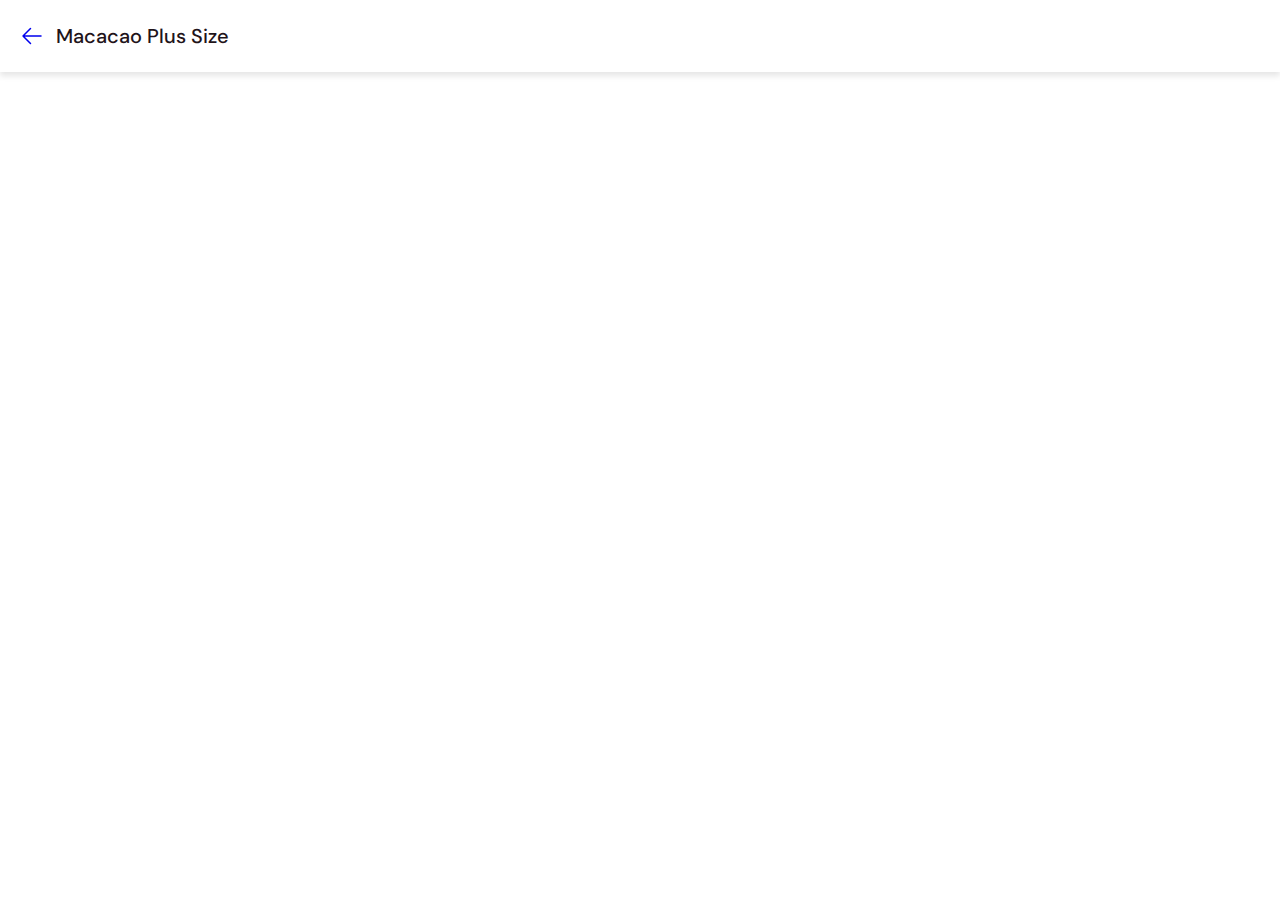
<file: categorias/macTp.html>
<!DOCTYPE html>
<html lang="pt-BR">
  <head>
    <meta charset="UTF-8" />
    <meta name="viewport" content="width=device-width, initial-scale=1.0" />
    <title>Macacao Plus Size – Catálogo Liss Fitness</title>
    <link rel="stylesheet" href="../styles/global.css" />
    <link rel="stylesheet" href="../styles/category-page.css" />
    <link
      rel="stylesheet"
      href="https://cdn.jsdelivr.net/npm/swiper@11/swiper-bundle.min.css"
    />
    <script src="https://cdn.jsdelivr.net/npm/swiper@11/swiper-bundle.min.js"></script>

    <link rel="preconnect" href="https://fonts.googleapis.com" />
    <link rel="preconnect" href="https://fonts.gstatic.com" crossorigin />
    <link
      href="https://fonts.googleapis.com/css2?family=DM+Sans:ital,opsz,wght@0,9..40,100..1000;1,9..40,100..1000&display=swap"
      rel="stylesheet"
    />
  </head>

  <body>
    <header class="title-bar">
      <a href="../index.html">
        <svg
          width="24"
          height="24"
          viewBox="0 0 24 24"
          fill="none"
          xmlns="http://www.w3.org/2000/svg"
        >
          <path
            d="M10.5 19.5L3 12M3 12L10.5 4.5M3 12H21"
            stroke="currentColor"
            stroke-width="1.5"
            stroke-linecap="round"
            stroke-linejoin="round"
          />
        </svg>
      </a>
      <h1 class="h5">Macacao Plus Size</h1>
    </header>

    <ul
      id="list-products"
      style="max-width: 500px; margin: 0 auto; overflow: hidden"
    ></ul>

    <script>
      let whatsappNumber = "999498626";
      let list = document.getElementById("list-products");
      let productsClean = []; //armazenará o array com produtos >tratados<
      let colorsClean = []; //armazenará o array com cores

      // Filtros para cada escolha
      let filter = {
        shortOn  : false,
        leggingOn: false,
        macacaoOn: true,
        blusaOn  : false,
        plusOn   : true,
        unicoOn  : false
      }

      const skuList = {
        legging : ['LBO','LCA','LCL','LCO','LCZ','LDU','LEM','LFA','LLA','LLO','LMO','LRE','LSL','LTR'],
        short   : ['SCL','SBO','SML','SCA','SCL','SCO','SCR','SCZ','SFA','SJE','SLY','SOR','SRE','SSA','SSM','SSN','SDU'],
        macacao : ['MAC','MAQ'],
        blusa   : ['BLU','BLO','CRO','REG','RFC','RCC','BLB']
      }


      async function fetchProducts(products = []) {
        const apiEndpoint = `https://script.google.com/macros/s/AKfycbwpV2W1VNfAJZH9D_UOIoH32aqvihQHP7Q3cDT8ePXdCAC9hdfDyuPW71qH39xn0Ie1/exec`;

        const responseProducts = await fetch(apiEndpoint)
          .then((x) => x.json())
          .catch((e) => {
            console.error(e); // error handling
            return []; //returns no-results
          });
        console.log(
          `Fetched ${responseProducts.length} ${
            responseProducts.length !== 1 ? "items" : "item"
          }`
        );

        if(filter.shortOn){
          baseTipo = 'short';
        }
        else if(filter.leggingOn){
          baseTipo = 'legging';
        }
        else if(filter.macacaoOn){
          baseTipo = 'macacao';
        }
        else {
          baseTipo = 'blusa';
        }

        let listaSelecionada = skuList[baseTipo]

        if(filter.unicoOn){
          baseTamanho = 'TU'
        } else{
          baseTamanho = 'TP'
        }
        

        responseProducts.forEach((product) => {
          if( listaSelecionada.includes(product.SKU1) && product.SKU4 == baseTamanho){
            products.push(product);
          }
        });
        return products
      }

      // Executa a função de receber os itens da API e salvar como .json e gera uma lista tratada a partir das informações obtidas
      fetchProducts().then((products) => {
        console.log('products: ',products)

        let listIteration = []; // Lista que irá guardar todos os nomes únicos de produtos (sem a cor) já processados

        // Gera uma lista "limpa" (productsClean) com os produtos recuperados e tratados
        // Depende de receber os produtos em ordem alfabética para tratar os itens corretamente
        products.forEach((product) => {
          // -> extrair a string de cor do nome do produto,
          product.color_variations = product.NOME
            .split(
              /\b(Animal Print|Compressão e Suplex|Compressão|Dryfit Grid|Dryfit|Jacquard Atol|Jacquard Boreal|Jacquard Canelado|Jacquard Chevry|Jacquard Degradê|Jacquard Felina|Jacquard Isla|Jacquard Ondinha|Jacquard Vulcão|Jacquard Spot|Jacquard Zebra e Trilobal|Jacquard Zebra|Jacquard Zig|Suplex Poliamida|Trilobal|Tule)\b/m
            )
            .pop()
            .trim();

          // -> extrair a string do nome do produto até o nome do tecido, antes de " cor", e gravar a string reusltante na variavel "name"
          let name = product.NOME.split(" " + product.color_variations).shift();

          let variationColor = {
            color_name: product.color_variations,
            color_slug: product.color_variations
              .split(" ")
              .join("-")
              .normalize("NFD")
              .replace(/[\u0300-\u036f]/g, "")
              .toLowerCase(),
            images: product.IMG,
            //slug: product.slug,
            //permalink: product.permalink,
            // 'date_created': product.date_created,
          };

          let productNew = {
            id: product.ID,
            name: name,
            status: product.ESTOQUE,
            sku: product.SKU,
            price: (product.PREÇO * 0.9090909090909),
            //price_sale: product.price_sale,
            //price_interest: product.price_interest,
            //price_interest_sale: product.price_interest_sale,
            //on_sale: product.on_sale,
            // 'stock_status': product.stock_status,
            //categories: product.categories,
            images: product.IMG,
            //attributes: product.attributes,
            color_variations: [],
          };

          // Lista as variações únicas de cor em colorsClean
          // if (colorsClean.indexOf(variationColor.color_name) === -1) {
          //   colorsClean.push(variationColor.color_name)
          // }

          // Caso o nome não exista na lista de iteração, fazer algumas coisas
          if (listIteration.indexOf(name) === -1) {
            // Registrar nome na lista de iteração para as próximas conferências em 'products'
            listIteration.push((name = name));

            productNew.color_variations.push(variationColor);
            productsClean.push(productNew);
          } else {
            productsClean[productsClean.length - 1].color_variations.push(
              variationColor
            );
          }
        });

        function swiperVariationImages(arr) {
          return `
          ${arr.images
            .map((image) => {
              return `
              <div class="swiper-slide" data-slide-for-color="${arr.color_name}">
                <div class="swiper-zoom-container">
                  <img src="${image}" width="1600" height="1600" alt="${image.alt}" class="image-product" loading="lazy">
                </div>
              </div>
            `;
            })
            .join("")}
        `;
        }

        function swiperVariations(arr) {
          return `
          ${arr.color_variations
            .map((variation) => {
              return `
              <div class="swiper-slide" data-slide-for-color="${
                variation.slug
              }">
                <div class="swiper swiper-inner">
                  <div class="swiper-wrapper">
                    ${swiperVariationImages(variation)}
                  </div>
                </div>
              </div>
            `;
            })
            .join("")}
        `;
        }

        function swatchesSize(arr) {
          return `
          <div class="wrapper-swatches-size">
            ${arr.attributes[0].options
              .map((size) => {
                return `<div class="swatch-size">${size}</div>`;
              })
              .join("")}
          </div>
        `;
        }

        function swatchesColor(arr) {
          return `
          <div class="wrapper-swatches-color">
            ${arr.color_variations
              .map((color) => {
                return `<div class="swatch-color ${color.color_slug}"></div>`;
              })
              .join("")}
          </div>
        `;
        }

        function productTemplate(product) {
          return `
          <article id="${product.name}" class="wrapper-product">
            <header>
              <h2 class="h5">${product.name} <span class="variation-name">${
            product.color_variations[0].color_name
          }</span></h2>
            </header>
            <div class="product-prices">
              <span class="product-price">R$ <span class="product-price-value">${Number(
                product.price
              ).toFixed(2)}</span></span>
              <span class="product-price-details">no PIX, ou até 3× de R$ <span class="product-price-3x-value">${Number(
                (product.price * 1.1) / 3
              ).toFixed(2)}</span></span>
            </div>
            ${product.color_variations ? swatchesColor(product) : ""}
            
            
            <!--  tamanho 
            $
            {
              product.attributes.find((obj) => obj.name === "TAMANHO")
                ? swatchesSize(product)
                : ""
            }
            -->
            
              <div class="wrapper-sliders-swiper">
                <div class="swiper swiper-outer" data-slide-for="${product.name}">
                  <div class="swiper-wrapper">
                    ${swiperVariations(product)}
                    </div>
                    </div>
            </div>
            <div class="wrapper-actions">
              <a class="btn btn-md btn-primary" href="https://api.whatsapp.com/send?phone=5527${whatsappNumber}&text=Gostaria%20de%20mais%20informações%20sobre%20${
            product.name
          }%20${
            product.color_variations[0].color_name
          }" target="blank">Comprar com atendente</a>
            </div>
          </article>
          `;
        }

        list.innerHTML = `
        ${productsClean.map(productTemplate).join("")}
      `;

        const swiperInner = new Swiper(".swiper-inner", {
          virtual: {
            enabled: true,
            addSlidesAfter: 1,
            addSlidesBefore: 1,
          },
          direction: "horizontal",
          perSlideOffset: 3,
          nested: true,
          effect: "cards",
          rotate: true,
          perSlideRotate: 90,
          zoom: {
            enabled: true,
            toggle: true,
            minRatio: 1,
            maxRatio: 1,
          },
        });

        const swiperOuter = new Swiper(".swiper-outer", {
          virtual: {
            enabled: true,
            addSlidesAfter: 1,
          },
          direction: "horizontal",
          spaceBetween: 20,
        });
        const artigo = Array.from(document.querySelectorAll("article"));
        artigo.forEach((div) => {
          const SwipeOutElement = div.querySelector(".swiper-outer");
          const SwipeOut = SwipeOutElement ? SwipeOutElement.swiper : null;
          const arrySwatchColor = Array.from(
            div.getElementsByClassName("swatch-color")
          );

          arrySwatchColor.forEach((color) => {
            color.addEventListener("click", function () {
              ind = arrySwatchColor.indexOf(color);
              const colorVar = div.querySelector('.variation-name')
//            colorVar.innerHTML = product.color_variations[ind].color_name
              SwipeOut.slideTo(ind, 0);
              
            });
          });
        }); 
      });
    </script>
  </body>
</html>
</file>
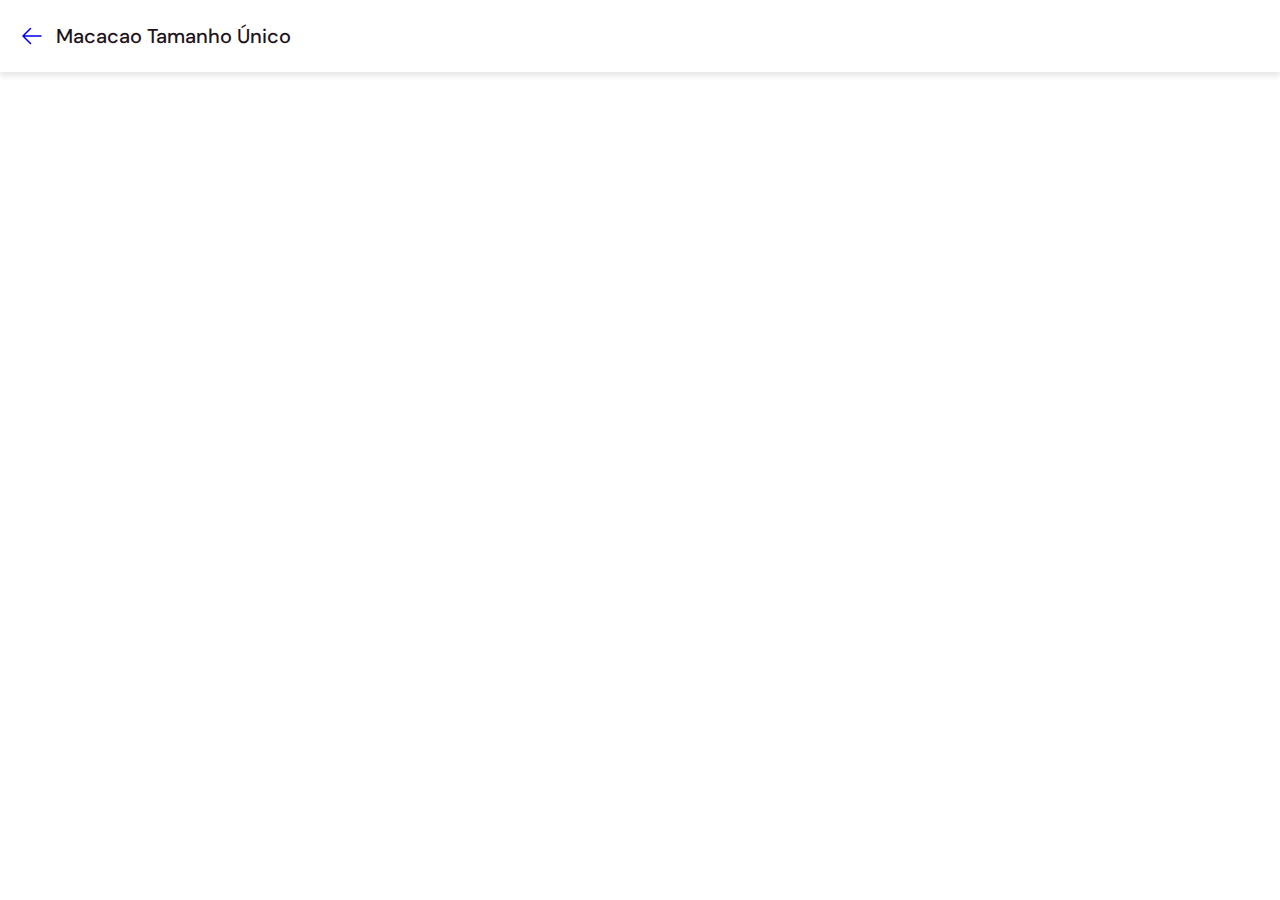
<file: categorias/macTu.html>
<!DOCTYPE html>
<html lang="pt-BR">
  <head>
    <meta charset="UTF-8" />
    <meta name="viewport" content="width=device-width, initial-scale=1.0" />
    <title>Macacao Tamanho Único – Catálogo Liss Fitness</title>
    <meta name="robots" content="noindex">

    <link rel="stylesheet" href="../styles/global.css" />
    <link rel="stylesheet" href="../styles/category-page.css" />
    <link
      rel="stylesheet"
      href="https://cdn.jsdelivr.net/npm/swiper@11/swiper-bundle.min.css"
    />
    <script src="https://cdn.jsdelivr.net/npm/swiper@11/swiper-bundle.min.js"></script>

    <link rel="preconnect" href="https://fonts.googleapis.com" />
    <link rel="preconnect" href="https://fonts.gstatic.com" crossorigin />
    <link
      href="https://fonts.googleapis.com/css2?family=DM+Sans:ital,opsz,wght@0,9..40,100..1000;1,9..40,100..1000&display=swap"
      rel="stylesheet"
    />

  </head>

  <body>
    <header class="title-bar">
      <a href="../index.html">
        <svg
          width="24"
          height="24"
          viewBox="0 0 24 24"
          fill="none"
          xmlns="http://www.w3.org/2000/svg"
        >
          <path
            d="M10.5 19.5L3 12M3 12L10.5 4.5M3 12H21"
            stroke="currentColor"
            stroke-width="1.5"
            stroke-linecap="round"
            stroke-linejoin="round"
          />
        </svg>
      </a>
      <h1 class="h5">Macacao Tamanho Único</h1>
    </header>

    <ul
      id="list-products"
      style="max-width: 500px; margin: 0 auto; overflow: hidden"
    ></ul>

    <script>

      // Filtros para cada escolha
      let filterRaw = {
        shortOn  : false,
        leggingOn: false,
        macacaoOn: true,
        blusaOn  : false,
        plusOn   : false,
        unicoOn  : true,
        novidade : false
      }
      sessionStorage.setItem('filter',JSON.stringify(filterRaw))
    </script>
    <script src="../script.js"></script>
  </body>
</html>
</file>
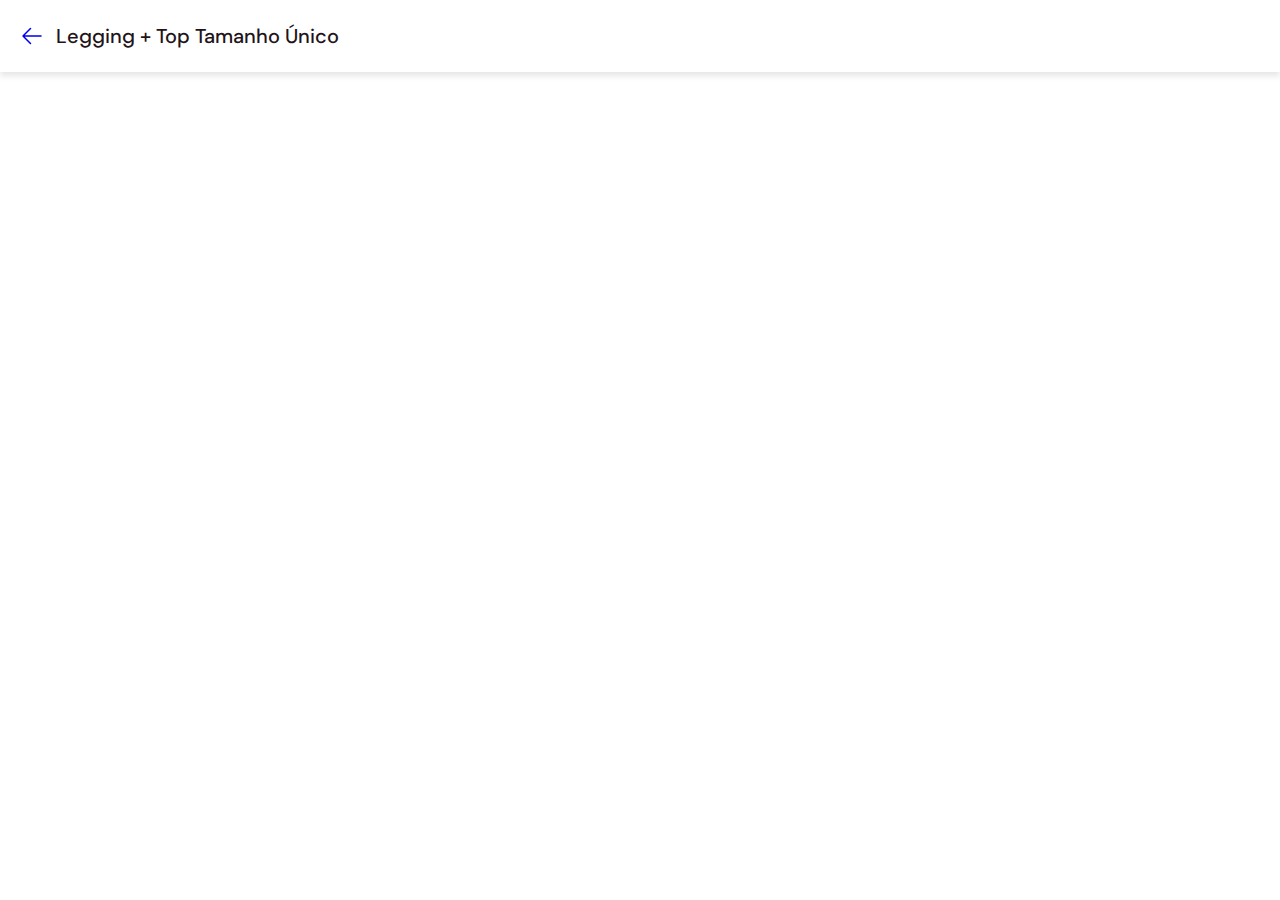
<file: categorias/newer.html>
<!DOCTYPE html>
<html lang="pt-BR">
  <head>
    <meta charset="UTF-8" />
    <meta name="viewport" content="width=device-width, initial-scale=1.0" />
    <title>Legging + Top Tamanho Único – Catálogo Liss Fitness</title>
    <link rel="stylesheet" href="../styles/global.css" />
    <link rel="stylesheet" href="../styles/category-page.css" />
    <link
      rel="stylesheet"
      href="https://cdn.jsdelivr.net/npm/swiper@11/swiper-bundle.min.css"
    />
    <script src="https://cdn.jsdelivr.net/npm/swiper@11/swiper-bundle.min.js"></script>

    <link rel="preconnect" href="https://fonts.googleapis.com" />
    <link rel="preconnect" href="https://fonts.gstatic.com" crossorigin />
    <link
      href="https://fonts.googleapis.com/css2?family=DM+Sans:ital,opsz,wght@0,9..40,100..1000;1,9..40,100..1000&display=swap"
      rel="stylesheet"
    />
  </head>

  <body>
    <header class="title-bar">
      <a href="../index.html">
        <svg
          width="24"
          height="24"
          viewBox="0 0 24 24"
          fill="none"
          xmlns="http://www.w3.org/2000/svg"
        >
          <path
            d="M10.5 19.5L3 12M3 12L10.5 4.5M3 12H21"
            stroke="currentColor"
            stroke-width="1.5"
            stroke-linecap="round"
            stroke-linejoin="round"
          />
        </svg>
      </a>
      <h1 class="h5">Legging + Top Tamanho Único</h1>
    </header>

    <ul
      id="list-products"
      style="max-width: 500px; margin: 0 auto; overflow: hidden"
    ></ul>

    <script>
      let whatsappNumber = "999498626";
      let list = document.getElementById("list-products");
      let productsClean = []; //armazenará o array com produtos >tratados<
      let colorsClean = []; //armazenará o array com cores

      async function fetchProducts(page = 1, dataProducts = [], category = "") {
        const apiEndpoint = `https://lissfitness.com.br/wp-json/wc/v3/products?page=${page}&per_page=100&orderby=title${
          category ? "&category=" + category : ""
        }${category}&order=asc&consumer_key=ck_148198b90ab9d891ca88eb7368afec072dbe43d0&consumer_secret=cs_6be934eea1423037e5ff3e18ba247bd65a3eb856`;

        console.log(`Fetching page: ${page}`);

        const responseProducts = await fetch(apiEndpoint)
          .then((x) => x.json())
          .catch((e) => {
            console.error(e); // error handling
            return []; //returns no-results
          });

        console.log(
          `Fetched ${responseProducts.length} ${
            responseProducts.length !== 1 ? "items" : "item"
          } on page ${page}`
        );

        responseProducts.forEach((product) => {
          dataProducts.push(product);
        });

        page++;

        if (responseProducts.length >= 100)
          return fetchProducts(page, dataProducts);
        else return dataProducts;
      }

      // Executa a função de receber os itens da API e salvar como .json e gera uma lista tratada a partir das informações obtidas
      fetchProducts().then((products) => {
        let listIteration = []; // Lista que irá guardar todos os nomes únicos de produtos (sem a cor) já processados

        // Gera uma lista "limpa" (productsClean) com os produtos recuperados e tratados
        // Depende de receber os produtos em ordem alfabética para tratar os itens corretamente
        products.forEach((product) => {
          // -> extrair a string de cor do nome do produto,
          product.color_variations = product.name
            .split(
              /\b(Animal Print|Compressão e Suplex|Compressão|Dryfit Grid|Dryfit|Jacquard Atol|Jacquard Boreal|Jacquard Canelado|Jacquard Chevry|Jacquard Degradê|Jacquard Felina|Jacquard Isla|Jacquard Ondinha|Jacquard Vulcão|Jacquard Spot|Jacquard Zebra e Trilobal|Jacquard Zebra|Jacquard Zig|Suplex Poliamida|Trilobal|Tule)\b/m
            )
            .pop()
            .trim();

          // -> extrair a string do nome do produto até o nome do tecido, antes de " cor", e gravar a string reusltante na variavel "name"
          let name = product.name.split(" " + product.color_variations).shift();

          let variationColor = {
            color_name: product.color_variations,
            color_slug: product.color_variations
              .split(" ")
              .join("-")
              .normalize("NFD")
              .replace(/[\u0300-\u036f]/g, "")
              .toLowerCase(),
            images: product.images,
            slug: product.slug,
            permalink: product.permalink,
            // 'date_created': product.date_created,
          };

          let productNew = {
            id: product.id,
            name: name,
            status: product.status,
            sku: product.sku,
            price: product.price,
            price_sale: product.price_sale,
            price_interest: product.price_interest,
            price_interest_sale: product.price_interest_sale,
            on_sale: product.on_sale,
            // 'stock_status': product.stock_status,
            categories: product.categories,
            images: product.images,
            attributes: product.attributes,
            color_variations: [],
          };

          // Lista as variações únicas de cor em colorsClean
          // if (colorsClean.indexOf(variationColor.color_name) === -1) {
          //   colorsClean.push(variationColor.color_name)
          // }

          // Caso o nome não exista na lista de iteração, fazer algumas coisas
          if (listIteration.indexOf(name) === -1) {
            // Registrar nome na lista de iteração para as próximas conferências em 'products'
            listIteration.push((name = name));

            productNew.color_variations.push(variationColor);
            productsClean.push(productNew);
          } else {
            productsClean[productsClean.length - 1].color_variations.push(
              variationColor
            );
          }
        });

        function swiperVariationImages(arr) {
          return `
          ${arr.images
            .map((image) => {
              return `
              <div class="swiper-slide" data-slide-for-color="${arr.color_name}">
                <div class="swiper-zoom-container">
                  <img src="${image.src}" width="1600" height="1600" alt="${image.alt}" class="image-product" loading="lazy">
                </div>
              </div>
            `;
            })
            .join("")}
        `;
        }

        function swiperVariations(arr) {
          return `
          ${arr.color_variations
            .map((variation) => {
              return `
              <div class="swiper-slide" data-slide-for-color="${
                variation.slug
              }">
                <div class="swiper swiper-inner">
                  <div class="swiper-wrapper">
                    ${swiperVariationImages(variation)}
                  </div>
                </div>
              </div>
            `;
            })
            .join("")}
        `;
        }

        function swatchesSize(arr) {
          return `
          <div class="wrapper-swatches-size">
            ${arr.attributes[0].options
              .map((size) => {
                return `<div class="swatch-size">${size}</div>`;
              })
              .join("")}
          </div>
        `;
        }

        function swatchesColor(arr) {
          return `
          <div class="wrapper-swatches-color">
            ${arr.color_variations
              .map((color) => {
                return `<div class="swatch-color ${color.color_slug}"></div>`;
              })
              .join("")}
          </div>
        `;
        }

        function productTemplate(product) {
          return `
          <article id="${product.name}" class="wrapper-product">
            <header>
              <h2 class="h5">${product.name} <span class="variation-name">${
            product.color_variations[0].color_name
          }</span></h2>
            </header>
            <div class="product-prices">
              <span class="product-price">R$ <span class="product-price-value">${Number(
                product.price
              ).toFixed(2)}</span></span>
              <span class="product-price-details">no PIX, ou até 3× de R$ <span class="product-price-3x-value">${Number(
                (product.price * 1.1) / 3
              ).toFixed(2)}</span></span>
            </div>
            ${product.color_variations ? swatchesColor(product) : ""}
            ${
              product.attributes.find((obj) => obj.name === "TAMANHO")
                ? swatchesSize(product)
                : ""
            }
            <div class="wrapper-sliders-swiper">
              <div class="swiper swiper-outer" data-slide-for="${product.name}">
                <div class="swiper-wrapper">
                  ${swiperVariations(product)}
                </div>
              </div>
            </div>
            <div class="wrapper-actions">
              <a class="btn btn-md btn-primary" href="https://api.whatsapp.com/send?phone=5527${whatsappNumber}&text=Gostaria%20de%20mais%20informações%20sobre%20${
            product.name
          }%20${
            product.color_variations[0].color_name
          }" target="blank">Comprar com atendente</a>
            </div>
          </article>
        `;
        }

        list.innerHTML = `
        ${productsClean.map(productTemplate).join("")}
      `;

        const swiperInner = new Swiper(".swiper-inner", {
          virtual: {
            enabled: true,
            addSlidesAfter: 1,
            addSlidesBefore: 1,
          },
          direction: "horizontal",
          perSlideOffset: 3,
          nested: true,
          effect: "cards",
          rotate: true,
          perSlideRotate: 90,
          zoom: {
            enabled: true,
            toggle: true,
            minRatio: 1,
            maxRatio: 1,
          },
        });

        const swiperOuter = new Swiper(".swiper-outer", {
          virtual: {
            enabled: true,
            addSlidesAfter: 1,
          },
          direction: "horizontal",
          spaceBetween: 20,
        });

        const artigo = Array.from(document.querySelectorAll("article"));
        artigo.forEach((div) => {
          const SwipeOutElement = div.querySelector(".swiper-outer");
          const SwipeOut = SwipeOutElement ? SwipeOutElement.swiper : null;
          const arrySwatchColor = Array.from(
            div.getElementsByClassName("swatch-color")
          );
          arrySwatchColor.forEach((color) => {
            color.addEventListener("click", function () {
              console.log("out", SwipeOut);
              console.log("");
              console.log(arrySwatchColor.indexOf(color));
              ind = arrySwatchColor.indexOf(color);
              SwipeOut.slideTo(ind, 0);
            });
          });
        });
      });
    </script>
  </body>
</html>
</file>
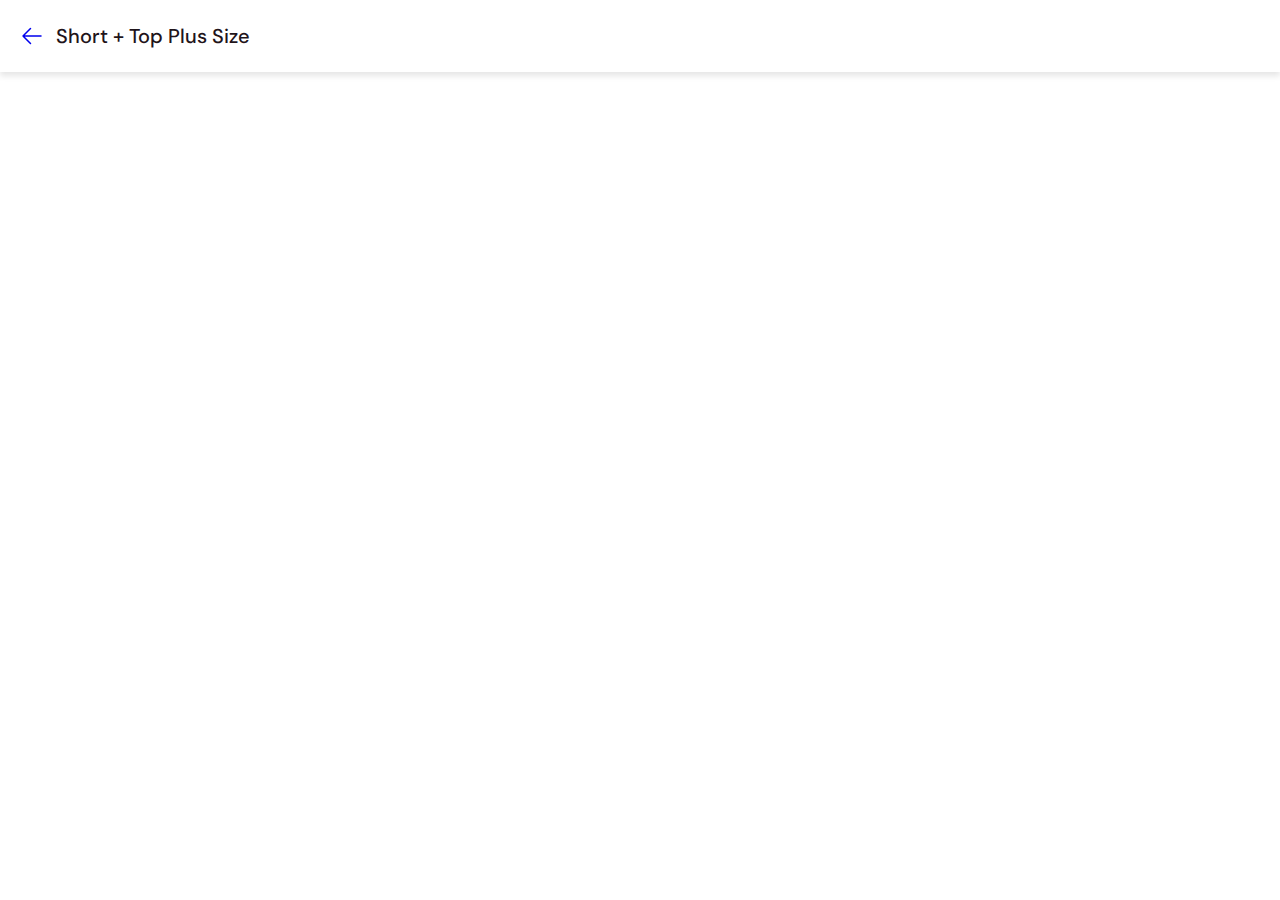
<file: categorias/shoTp.html>
<!DOCTYPE html>
<html lang="pt-BR">
  <head>
    <meta charset="UTF-8" />
    <meta name="viewport" content="width=device-width, initial-scale=1.0" />
    <title>Short + Top Plus Size – Catálogo Liss Fitness</title>
    <link rel="stylesheet" href="../styles/global.css" />
    <link rel="stylesheet" href="../styles/category-page.css" />
    <link
      rel="stylesheet"
      href="https://cdn.jsdelivr.net/npm/swiper@11/swiper-bundle.min.css"
    />
    <script src="https://cdn.jsdelivr.net/npm/swiper@11/swiper-bundle.min.js"></script>

    <link rel="preconnect" href="https://fonts.googleapis.com" />
    <link rel="preconnect" href="https://fonts.gstatic.com" crossorigin />
    <link
      href="https://fonts.googleapis.com/css2?family=DM+Sans:ital,opsz,wght@0,9..40,100..1000;1,9..40,100..1000&display=swap"
      rel="stylesheet"
    />

  </head>

  <body>
    <header class="title-bar">
      <a href="../index.html">
        <svg
          width="24"
          height="24"
          viewBox="0 0 24 24"
          fill="none"
          xmlns="http://www.w3.org/2000/svg"
        >
          <path
            d="M10.5 19.5L3 12M3 12L10.5 4.5M3 12H21"
            stroke="currentColor"
            stroke-width="1.5"
            stroke-linecap="round"
            stroke-linejoin="round"
          />
        </svg>
      </a>
      <h1 class="h5">Short + Top Plus Size</h1>
    </header>

    <ul
      id="list-products"
      style="max-width: 500px; margin: 0 auto; overflow: hidden"
    ></ul>

    <script>
      // Filtros para cada escolha
      let filterRaw = {
        shortOn  : true,
        leggingOn: false,
        macacaoOn: false,
        blusaOn  : false,
        plusOn   : true,
        unicoOn  : false
      }
      sessionStorage.setItem('filter',JSON.stringify(filterRaw))
    </script>
    <script src="../script.js"></script>
  </body>
</html>
</file>
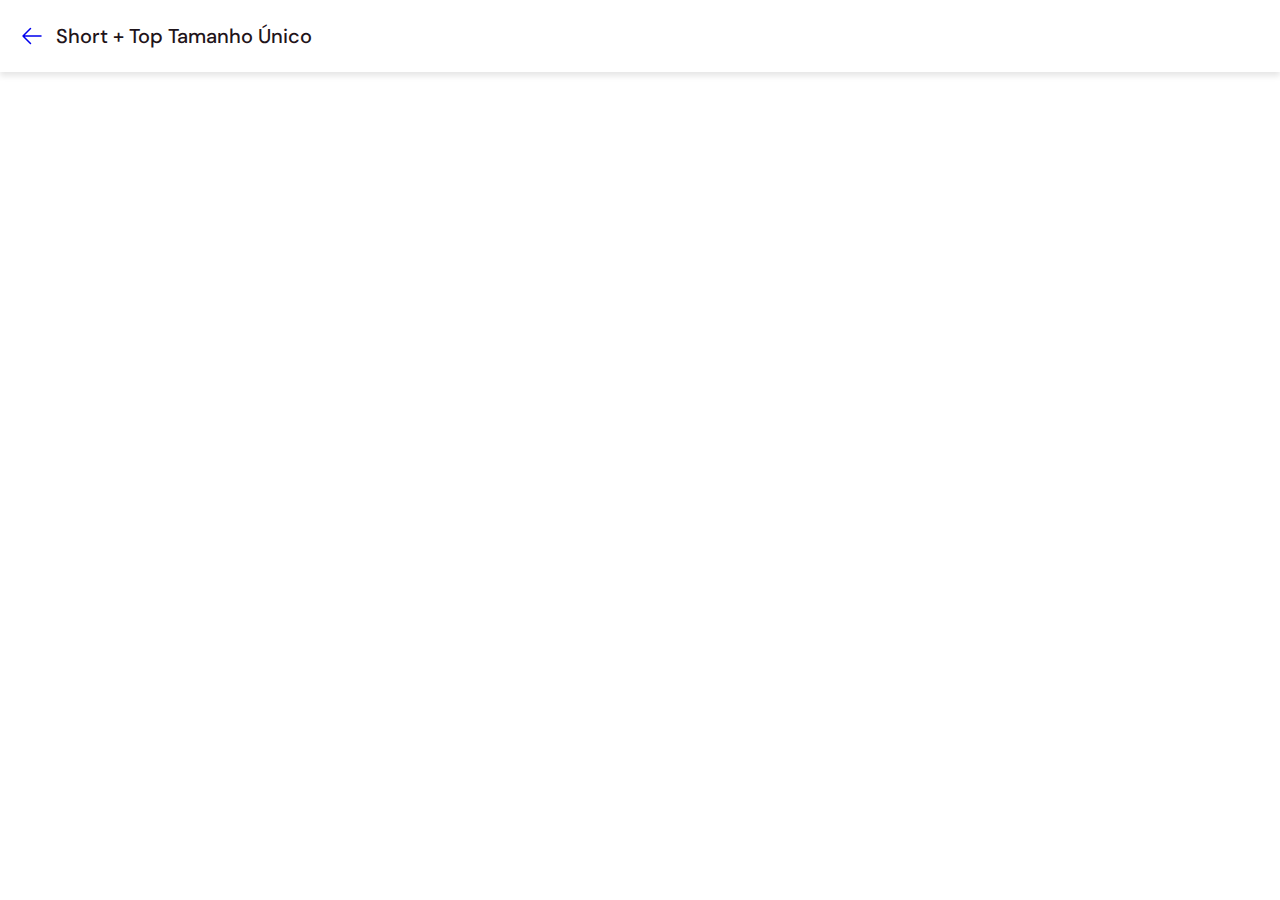
<file: categorias/shoTu.html>
<!DOCTYPE html>
<html lang="pt-BR">
  <head>
    <meta charset="UTF-8" />
    <meta name="viewport" content="width=device-width, initial-scale=1.0" />
    <title>Short + Top Tamanho Único – Catálogo Liss Fitness</title>
    <meta name="robots" content="noindex">

    <link rel="stylesheet" href="../styles/global.css" />
    <link rel="stylesheet" href="../styles/category-page.css" />
    <link
      rel="stylesheet"
      href="https://cdn.jsdelivr.net/npm/swiper@11/swiper-bundle.min.css"
    />
    <script src="https://cdn.jsdelivr.net/npm/swiper@11/swiper-bundle.min.js"></script>

    <link rel="preconnect" href="https://fonts.googleapis.com" />
    <link rel="preconnect" href="https://fonts.gstatic.com" crossorigin />
    <link
      href="https://fonts.googleapis.com/css2?family=DM+Sans:ital,opsz,wght@0,9..40,100..1000;1,9..40,100..1000&display=swap"
      rel="stylesheet"
    />

  </head>

  <body>
    <header class="title-bar">
      <a href="../index.html">
        <svg
          width="24"
          height="24"
          viewBox="0 0 24 24"
          fill="none"
          xmlns="http://www.w3.org/2000/svg"
        >
          <path
            d="M10.5 19.5L3 12M3 12L10.5 4.5M3 12H21"
            stroke="currentColor"
            stroke-width="1.5"
            stroke-linecap="round"
            stroke-linejoin="round"
          />
        </svg>
      </a>
      <h1 class="h5">Short + Top Tamanho Único</h1>
    </header>

    <ul
      id="list-products"
      style="max-width: 500px; margin: 0 auto; overflow: hidden"
    ></ul>

    <script>
      let filterRaw = {
        shortOn  : true,
        leggingOn: false,
        macacaoOn: false,
        blusaOn  : false,
        plusOn   : false,
        unicoOn  : true
      }
      sessionStorage.setItem('filter',JSON.stringify(filterRaw))
      </script>
      <script src="../script.js"></script>
  </body>
</html>
</file>
<file: styles/category-page.css>
header {
  &.title-bar {
    display: flex;
    position: sticky;
    top: 0;
    z-index: 10000;
    align-items: center;
    gap: .75rem;
    background-color: #fff;

    padding-left: var(--padding-x-global);
    padding-right: var(--padding-x-global);
    padding-top: 1.5rem;
    padding-bottom: 1.5rem;

    box-shadow: 0px 4px 6px rgba(0, 0, 0, 0.1);
  }
}

article {
  /* overflow: hidden; */
  &:first-of-type {
    margin-top: ;
  }

  &.wrapper-product {
    padding-left: var(--padding-x-global);
    padding-right: var(--padding-x-global);

    padding-top: 28px;
    padding-bottom: 56px;

    header {
      h2 {
        margin-bottom: 12px;

        & .variation-name {
          opacity: 0.5;
        }
      }
    }
    .product-prices {
      line-height: 1;
      font-size: .875rem;
      font-weight: 400;
      margin-bottom: 20px;

      .product-price {
        font-size: 1rem;
        font-weight: 700;
      }
    }

    .wrapper-swatches-color {
      display: flex;
      gap: 12px;
      margin-bottom: 12px;

      .swatch-color {
        position: relative;
        background-color: #fff;
        width: 20px;
        height: 20px;

        border-radius: 9999px;
        border: 1.5px solid rgba(0, 0, 0, 0.1);

        &::before {
          content: "";
          display: block;
          position: absolute;
          width: 100%;
          height: 100%;

          margin-top: 50%;
          margin-left: 50%;

          border-radius: 9999px;
          border: 0px solid #1F141A59;
          opacity: 0;

          transform: translate(-50%, -50%);
          transition: all 0.2s cubic-bezier(0.25, 0.46, 0.45, 0.94);
        }

        /* >Simular< o toque no botão.
        Quero muito resolver por :hover ou algo que não seja atributo,
        mas não tem surtido muito efeito no mobile */
        &:hover {
          &::before {
            opacity: 1;
            border-width: 1.5px;
            width: calc(100% + 10px);
            height: calc(100% + 10px);
          }
        }
      }
    }

    .wrapper-swatches-size {
      display: flex;
      gap: 8px;
      margin-bottom: 12px;

      font-size: 0.75rem;

      .swatch-size {
        display: flex;
        position: relative;
        align-items: center;
        justify-content: center;
        background-color: transparent;
        width: 36px;
        height: 36px;

        border-radius: 4px;
        border: 1.5px solid rgba(0, 0, 0, 0.1);

        &::before {
          content: "";
          display: block;
          position: absolute;
          width: 100%;
          height: 100%;

          border-radius: 8px;
          border: 0px solid #1F141A59;
          opacity: 0;

          /* transform: translate(-50%, -50%); */
          transition: all 0.2s cubic-bezier(0.25, 0.46, 0.45, 0.94);
        }

        /* >Simular< o toque no botão.
        Quero muito resolver por :hover ou algo que não seja atributo,
        mas não tem surtido muito efeito no mobile */
        &:hover {
          &::before {
            opacity: 1;
            border-width: 1.5px;
            width: calc(100% + 10px);
            height: calc(100% + 10px);
          }
        }
      }
    }

    .wrapper-actions {
      position: relative;
      z-index: 50;
      transform: translateY(-50%);
    }

    .image-product {
      height: auto;
      aspect-ratio: 3/4;
      object-fit: cover;
    }

    .swiper {
      overflow: visible;
      margin-left: -12px;
      margin-right: -12px;
    }
  }
}
</file>
<file: styles/global.css>
/* RESET */
/*
  1. Use a more-intuitive box-sizing model.
*/
*, *::before, *::after {
  box-sizing: border-box;
}

/*
  2. Remove default margin
*/
* {
  margin: 0;
}

/*
  Typographic tweaks!
  3. Add accessible line-height
  4. Improve text rendering
*/
body {
  line-height: 1.5;
  -webkit-font-smoothing: antialiased;
}

/*
  5. Improve media defaults
*/
img, picture, video, canvas, svg {
  display: block;
  max-width: 100%;
}

/*
  6. Remove built-in form typography styles
*/
input, button, textarea, select {
  font: inherit;
}

/*
  7. Avoid text overflows
*/
p, h1, h2, h3, h4, h5, h6 {
  overflow-wrap: break-word;
}

/*
  8. Create a root stacking context
*/
#root, #__next {
  isolation: isolate;
}

body {
  font-family: 'DM Sans';
}

:root {
  font-size: 16px;
}

ul {
  padding-inline-start: 0;
}

/* MINE */
:root {
--acai: #8B4149 ;
--anil: #0B98F1 ;
--azul-brim: #2D274D ;
--azul-brim-e-off-white: var(--azul-brim) ;
--azul-capri: #3CA7CE ;
--azul-ceu: #0B69E2 ;
--azul-claro: #82B5DD ;
--azul-indigo: #2378D2 ;
--azul-marinho: #332F57 ;
--blush: #FE7089 ;
--branco: #FFFFFF ;
--cafe: #6D3435 ;
--canela: #BF6A47 ;
--capuccino: #B25343 ;
--capuccino-e-creme: var(--capuccino) ;
--capuccino-e-off-white: var(--capuccino) ;
--castanho: #7D5447 ;
--cereja: #AC1E34 ;
--cereja-e-off-white: var(--cereja) ;
--champagne: #C0A79B ;
--chocolate: #62282E ;
--chocolate-e-areia: var(--chocolate) ;
--chocolate-e-off-white: var(--chocolate) ;
--ciano: #36CFF8 ;
--cobre: #E6534B ;
--cobre-e-off-white: var(--cobre) ;
--creme: #F0EFEB ;
--cristal: #5797A8 ;
--dourado: #E69638 ;
--ebano: #5C444A ;
--escarlate: #EF2520 ;
--esmeralda: #00A57D ;
--flamingo: #F5849F ;
--flor-de-lis: #A547D4 ;
--fucsia: #BD25A1 ;
--fucsia-e-rose-gold: var(--fucsia) ;
--grafite: #69686D ;
--gris: var(--grafite) ;
--iris: #9195E4 ;
--laranja: #FB574A ;
--lavanda: #CE99CA ;
--lilac: #966EF0 ;
--lilac-e-off-white: var(--lilac) ;
--marrom: var(--chocolate) ;
--marrom-rosado: #86454B ;
--menta: #7FCBDF ;
--mocha: var(--chocolate) ;
--night-blue: #292E91 ;
--night-blue-e-off-white: var(--night-blue) ;
--nude: var(--rose-gold) ;
--off-white: #F9F6F6 ;
--off-white-e-capuccino: var(--off-white) ;
--orange: #F45D2C ;
--penelope: #F154B9 ;
--petala: #BF6D7B ;
--pink: #FD0791 ;
--pink-e-off-white: var(--pink) ;
--preto: #0C0C0C ;
--preto-e-capuccino: var(--preto) ;
--preto-e-silver: var(--preto) ;
--rosa-claro: #FACDE7 ;
--rosa-cristal: #F7D2E7 ;
--rosado: var(--uva) ;
--rose: #EAA4BB ;
--rose-gold: #C07581 ;
--roseto: #FC4CF5 ;
--rubi: #F51E30 ;
--safira: #094AC2 ;
--silver: #CACACE ;
--tangerina: #FC5540 ;
--terracota: #CD471B ;
--turquesa: #387983 ;
--uva: #732A66 ;
--uva-e-roxo-claro: var(--uva) ;
--verde: #0B7A56 ;
--verde-cha: #6DBAA9 ;
--verde-citrus: #9ED749 ;
--verde-e-areia: var(--verde) ;
--verde-militar: #52675D ;
--verde-musgo: #435243 ;
--verde-tropical: #44F0C8 ;
--vermelho: #FD394B ;	
--vinho: #811E32 ;	
--violeta: #6C41C8 ;
--barbie: #f775a2;
--amarelo-citrus: #d2dd5e;
--marsala: #782031;
--azul-petroleo:#2a2d74;
--coral:#e27e80;
--fluorescente:#d0e687;
--mirtilo: #412952;
--areia:#dbbab8;
--bordo:#a2302f;
--damasco:#f48e5f;
--azul-oxford:#1e3459;
--capuccino-e-silver: var(--capuccino);
--roxo-claro:#dbc3cf;
--amarelo-candy:#feeacd;
--azul-candy:#b6dcfa;
--ciano-candy:#d3feff;
--lilas-candy:#dad3f3;
--rosa-candy:#fbe5f1;
--rose-candy:#e3ccc9;
--verde-candy:#b3eedd;
--cravo:#bb7651;
--camel:#ca6c4d;
--ametista:#942f89;
--nimbus:#6f6479;
--velvet:#8c3245;
--rosa-licor:#cd8783;
--malva:#9f7286;
--verde-maca:#9ed786;
--magenta:#f61241;
--amarelo-e-azul-candy:var(--amarelo-candy);
--azul-e-amarelo-candy:var(--azul-candy);
--ciano-e-rosa-candy:var(--ciano-candy);
--lilas-e-rose-candy:var(--lilas-candy);
--rosa-e-azul-candy:var(--rosa-candy);
--rosa-e-lilas-candy:var(--rosa-candy);
--rose-e-verde-candy:var(--rose-candy);
--verde-e-rose-candy:var(--verde-candy);
--tyfany-escuro:#21aca0;
--carmim:#813e60;
--black:var(--preto);
--azul-safira:#1865c3;
--mirtilo-e-off-white:#46204d;
--laranja-imperial:#f79076;
--purpura:#c229df;
--celeste:#adcae5;
--rosa-persa:#fdafe0;
--alecrim:#b6a965;
--cereja-e-petala:var(--cereja);
--chocolate-e-capuccino:var(--chocolate);
--verde-militar-e-silver:var(--verde-militar);
--cimento:#7798b3;
--marinho:var(--azul-marinho);
--papaia:#e68474;
--verde-limon:#cfefc8;
--verde-oliva:#9eaeaf;
--vinho-e-creme: var(--vinho);
--creme-e-capuccino: var(--creme);
--grafite-e-creme: var(--grafite);
--lilac-e-branco: var(--lilac);
--verde-acqua:#a8e2e4;
--chiclete:#e57faf;
--verde-tiffany:#4f9fb0;
--roxo:#9a1a84;
--verde-mar:#65969b;
--azul-cristal:#5d9cb2;
--cacau:#6e4756;
--caramelo:#d18969;
--jade:#2bc2c9;
--ambar:#fbb13e;
--licor:#8e333d;
--verde-siciliano:#e7e338;
--verde-floresta:#418174;
--marsala-e-barbie: var(--marsala);
--terracota-e-off-white: var(--terracota);
--uva-e-off-white: var(--uva);
--verde-cha-e-off-white: var(--verde-cha);
--vinho-e-rose-gold: var(--vinho);
--branco-e-flamingo: var(--branco);
--cereja-e-rose:var(--cereja);
--grafite-e-off-white:var(--grafite);
--preto-e-champanhe: var(--preto);
--preto-e-off-white: var(--preto);
--verde-militar-e-off-white: var(--verde-militar);
--cereja-e-branco: var(--cereja);
--terracota-e-branco: var(--terracota);
--azul-indigo-e-off-white: var(--azul-indigo);
--azul-petroleo-e-off-white: var(--azul-petroleo);
--preto-e-cobre: var(--preto);
--plomo:#4a3f3c;
--fucsia-pink:#fb7df8;
--rosa:#ef6d76;
--brasa: #fc8038;
--pistache: #dbefd1;
--pitaya: #f41c9a;
--azul-oxford-e-silver: var(--azul-oxford);
--cereja-e-terracota: var(--cereja);
--laranja-e-lilac: var(--laranja);
--pitaya-e-pistache: var(--pitaya);
--preto-e-laranja: var(--preto);
--preto-e-verde-candy: var(--preto);
--rubi-e-azul-oxford: var(--rubi);
--verde-oliva-e-verde-cha: var(--verde-oliva);
--topazio: #71cde5;
--acai-e-roxo-claro: var(--acai);
--branco-e-rosa-persa: var(--branco);
--cereja-e-amarelo: var(--cereja);
--flamingo-e-azul-capri: var(--flamingo);
--night-blue-e-branco: var(--night-blue);
--preto-e-pink: var(--preto); 
--rose-e-acai: var(--rose);
--rubi-e-verde-citrus: var(--rubi);
--verde-oliva-e-off-white: var(--verde-oliva);
--verde-cha-e-laranja: var(--verde-cha);
--rubi-e-azul-marinho: var(--rubi);
--branco-e-anil: var(--branco);
--night-blue-e-rubi: var(--night-blue);
--preto-e-verde-citrus: var(--preto);
--rose-e-topazio: var(--rose);
--azul-oxford-e-laranja: var(--azul-oxford);
--cereja-e-areia: var(--cereja);
--laranja-e-azul-oxford: var(--laranja);
--pitaya-e-verde-cha: var(--pitaya);
--preto-e-terracota: var(--preto);
--rubi-e-off-white: var(--rubi);
--rubi-e-barbie: var(--rubi);
--flamingo-e-azul-candy: var(--flamingo);
--champagne-e-off-white: var(--champagne);
--cristal-e-off-white: var(--cristal);
--rubi-e-champagne: var(--rubi);
--vinho-e-roxo-claro: var(--vinho);
}

::-moz-selection { /* Code for Firefox */
  color: #BF208F;
  background: #BF208F;
}

::selection {
  color: auto;
  background: #BF208F22;
}

body {
  font-family: 'DM Sans', Arial, sans-serif;
  font-feature-settings: "ss03" 1;
  color: #1F141A;

  caret-color: currentcolor;
}

h1, .h1 { font-size: 2.5rem; line-height: 1.25; }
h2, .h2 { font-size: 2rem; line-height: 1.25; }
h3, .h3 { font-size: 1.75rem; line-height: 1.25; }
h4, .h4 { font-size: 1.5rem; line-height: 1.2; }
h5, .h5 { font-size: 1.25rem; line-height: 1.2; }
h6, .h6 { font-size: 1rem; line-height: 1.2; }
.h7 { font-size: .875rem; line-height: 1.2; }

h1, .h1,
h2, .h2,
h3, .h3,
h4, .h4,
h5, .h5,
h6, .h6,
.h7 { font-weight: 500; }

:root {
  --padding-x-global: 1.25rem;
}

a {
  &.btn {
    display: inline-flex;
    gap: 8px;
    width: fit-content;
    font-size: 1rem;
    text-decoration: none;
    color: #fff;
    background-color: #1F141A;

    &.btn-md {
      padding: 16px;
      border-radius: 12px;
    }

    &.btn-primary {
      background-color: #BF208F;
    }
  }

  &.link-solo {
    display: flex;
    flex-direction: row;
    gap: 8px;
  }
}

.wrapper-actions {
  text-align: center;
}

.wrapper-body {
  position: relative;
  padding-left: 20px;
  padding-right: 20px;
  overflow: hidden;
}

.swatch-color {
  &.acai                     { background: var(--acai) }
  &.anil                     { background: var(--anil) }
  &.azul-brim                { background: var(--azul-brim) }
  &.azul-brim-e-off-white    { background: var(--azul-brim-e-off-white) }
  &.azul-capri               { background: var(--azul-capri) }
  &.azul-ceu                 { background: var(--azul-ceu) }
  &.azul-claro               { background: var(--azul-claro) }
  &.azul-indigo              { background: var(--azul-indigo) }
  &.azul-marinho             { background: var(--azul-marinho) }
  &.blush                    { background: var(--blush) }
  &.branco                   { background: var(--branco) }
  &.branca                   { background: var(--branco) }
  &.cafe                     { background: var(--cafe) }
  &.canela                   { background: var(--canela) }
  &.capuccino                { background: var(--capuccino) }
  &.capuccino-e-creme        { background: var(--capuccino-e-creme) }
  &.capuccino-e-off-white    { background: var(--capuccino-e-off-white) }
  &.castanho                 { background: var(--castanho) }
  &.cereja                   { background: var(--cereja) }
  &.cereja-e-off-white       { background: var(--cereja-e-off-white) }
  &.champagne                { background: var(--champagne) }
  &.chocolate                { background: var(--chocolate) }
  &.chocolate-e-areia        { background: var(--chocolate-e-areia) }
  &.chocolate-e-off-white    { background: var(--chocolate-e-off-white) }
  &.ciano                    { background: var(--ciano) }
  &.cobre                    { background: var(--cobre) }
  &.cobre-e-off-white        { background: var(--cobre-e-off-white) }
  &.creme                    { background: var(--creme) }
  &.cristal                  { background: var(--cristal) }
  &.dourado                  { background: var(--dourado) }
  &.ebano                    { background: var(--ebano) }
  &.escarlate                { background: var(--escarlate) }
  &.esmeralda                { background: var(--esmeralda) }
  &.flamingo                 { background: var(--flamingo) }
  &.flor-de-lis              { background: var(--flor-de-lis) }
  &.fucsia                   { background: var(--fucsia) }
  &.fucsia-e-rose-gold       { background: var(--fucsia-e-rose-gold) }
  &.grafite                  { background: var(--grafite) }
  &.gris                     { background: var(--gris) }
  &.iris                     { background: var(--iris) }
  &.laranja                  { background: var(--laranja) }
  &.lavanda                  { background: var(--lavanda) }
  &.lilac                    { background: var(--lilac) }
  &.lilac-e-off-white        { background: var(--lilac-e-off-white) }
  &.marrom                   { background: var(--marrom) }
  &.marrom-rosado            { background: var(--marrom-rosado) }
  &.menta                    { background: var(--menta) }
  &.mocha                    { background: var(--mocha) }
  &.night-blue               { background: var(--night-blue) }
  &.night-blue-e-off-white   { background: var(--night-blue-e-off-white) }
  &.nude                     { background: var(--rose-gold) }
  &.off-white                { background: var(--off-white) }
  &.off-white-e-capuccino    { background: var(--off-white-e-capuccino) }
  &.orange                   { background: var(--orange) }
  &.penelope                 { background: var(--penelope) }
  &.petala                   { background: var(--petala) }
  &.pink                     { background: var(--pink) }
  &.pink-e-off-white         { background: var(--pink-e-off-white) }
  &.preta                    { background: var(--preto)}
  &.preto                    { background: var(--preto) }
  &.preto-e-capuccino        { background: var(--preto-e-capuccino) }
  &.preto-e-silver           { background: var(--preto-e-silver) }
  &.rosa-claro               { background: var(--rosa-claro) }
  &.rosa-cristal             { background: var(--rosa-cristal) }
  &.rosado                   { background: var(--rosado) }
  &.rose                     { background: var(--rose) }
  &.rose-gold                { background: var(--rose-gold) }
  &.roseto                   { background: var(--roseto) }
  &.rubi                     { background: var(--rubi) }
  &.safira                   { background: var(--safira) }
  &.silver                   { background: var(--silver) }
  &.tangerina                { background: var(--tangerina) }
  &.terracota                { background: var(--terracota) }
  &.turquesa                 { background: var(--turquesa) }
  &.uva                      { background: var(--uva) }
  &.uva-e-roxo-claro         { background: var(--uva-e-roxo-claro) }
  &.verde-cha                { background: var(--verde-cha) }
  &.verde-citrus             { background: var(--verde-citrus) }
  &.verde-e-areia            { background: var(--verde-e-areia) }
  &.verde-militar            { background: var(--verde-militar) }
  &.verde-musgo              { background: var(--verde-musgo) }
  &.verde-tropical           { background: var(--verde-tropical) }
  &.vermelho                 { background: var(--vermelho) }	
  &.vinho                    { background: var(--vinho) }	
  &.violeta                  { background: var(--violeta) }
  &.barbie                   { background: var(--barbie)}
  &.amarelo-citrus           { background: var(--amarelo-citrus)}
  &.marsala                  { background: var(--marsala)}
  &.azul-petroleo            { background: var(--azul-petroleo)}
  &.coral                    { background: var(--coral)}
  &.fluorescente             { background: var(--fluorescente)}
  &.mirtilo                  { background: var(--mirtilo) }
  &.areia                    { background: var(--areia)}
  &.bordo                    { background: var(--bordo)}
  &.damasco                  { background: var(--damasco)}
  &.azul-oxford              { background: var(--azul-oxford)}
  &.capuccino-e-silver       { background: var(--capuccino-e-silver)}
  &.roxo-claro               { background: var(--roxo-claro)}
  &.amarelo-candy            { background: var(--amarelo-candy)}
  &.azul-candy               { background: var(--azul-candy)}
  &.ciano-candy              { background: var(--ciano-candy)}
  &.lilas-candy              { background: var(--lilas-candy)}
  &.rosa-candy               { background: var(--rosa-candy)}
  &.rose-candy               { background: var(--rose-candy)}
  &.verde-candy              { background: var(--verde-candy)}
  &.cravo                    { background: var(--cravo)}
  &.camel                    { background: var(--camel)}
  &.ametista                 { background: var(--ametista)}
  &.nimbus                   { background: var(--nimbus)}
  &.velvet                   { background: var(--velvet)}
  &.rosa-licor               { background: var(--rosa-licor)}
  &.malva                    { background: var(--malva)}
  &.verde-maca               { background: var(--verde-maca)}
  &.magenta                  { background: var(--magenta)}
  &.amarelo-e-azul-candy     { background: var(--amarelo-e-azul-candy)}
  &.azul-e-amarelo-candy     { background: var(--azul-e-amarelo-candy)}
  &.ciano-e-rosa-candy       { background: var(--ciano-e-rosa-candy)}
  &.lilas-e-rose-candy       { background: var(--lilas-e-rose-candy)}
  &.rosa-e-azul-candy        { background: var(--rosa-e-azul-candy)}
  &.rosa-e-lilas-candy       { background: var(--rosa-e-lilas-candy)}
  &.rose-e-verde-candy       { background: var(--rose-e-verde-candy)}
  &.verde-e-rose-candy       { background: var(--verde-e-rose-candy)}
  &.tyfany-escuro            { background: var(--tyfany-escuro)}
  &.carmim                   { background: var(--carmim)}
  &.black                    { background: var(--black)}
  &.azul-safira              { background: var(--azul-safira)}
  &.mirtilo-e-off-white      { background: var(--mirtilo-e-off-white)}
  &.laranja-imperial         { background: var(--laranja-imperial)}
  &.purpura                  { background: var(--purpura)}
  &.celeste                  { background: var(--celeste)}
  &.rosa-persa               { background: var(--rosa-persa)}
  &.alecrim                  { background: var(--alecrim)}
  &.cereja-e-petala          { background: var(--cereja-e-petala)}
  &.chocolate-e-capuccino    { background: var(--chocolate-e-capuccino)}
  &.verde-militar-e-silver   { background: var(--verde-militar-e-silver)}
  &.cimento                  { background: var(--cimento)}
  &.marinho                  { background: var(--marinho)}
  &.papaia                   { background: var(--papaia)}
  &.verde-limon              { background: var(--verde-limon)}
  &.verde-oliva              { background: var(--verde-oliva)}
  &.vinho-e-creme            { background: var(--vinho-e-creme)}
  &.branco-e-flamingo        { background: var(--branco-e-flamingo)}
  &.creme-e-capuccino        { background: var(--creme-e-capuccino)}
  &.grafite-e-creme          { background: var(--grafite-e-creme)}
  &.lilac-e-branco           { background: var(--lilac-e-branco)}
  &.verde-acqua              { background: var(--verde-acqua)}
  &.chiclete                 { background: var(--chiclete);}
  &.verde-tiffany            { background: var(--verde-tiffany);}
  &.roxo                     { background: var(--roxo);}
  &.verde-mar                { background: var(--verde-mar);}
  &.azul-cristal             { background: var(--azul-cristal);}
  &.cacau                    { background: var(--cacau);}
  &.caramelo                 { background: var(--caramelo);}
  &.jade                     { background: var(--jade);}
  &.ambar                    { background: var(--ambar);}
  &.licor                    { background: var(--licor);}
  &.verde-siciliano          { background: var(--verde-siciliano);}
  &.verde-floresta           { background: var(--verde-floresta);}
  &.marsala-e-barbie         { background: var(--marsala-e-barbie);}
  &.terracota-e-off-white    { background: var(--terracota-e-off-white);}
  &.uva-e-off-white          { background: var(--uva-e-off-white);}
  &.verde-cha-e-off-white    { background: var(--verde-cha-e-off-white);}
  &.vinho-e-rose-gold        { background: var(--vinho-e-rose-gold);}
  &.branco-e-flamingo        { background: var(--branco-e-flamingo);} 
  &.cereja-e-rose            { background: var(--cereja-e-rose);} 
  &.grafite-e-off-white      { background: var(--grafite-e-off-white);} 
  &.preto-e-champagne        { background: var(--preto-e-champanhe);} 
  &.preto-e-off-white        { background: var(--preto-e-off-white);} 
  &.verde-militar-e-off-white{ background: var(--verde-militar-e-off-white);} 
  &.cereja-e-branco          { background: var(--cereja-e-branco);} 
  &.terracota-e-branco       { background: var(--terracota-e-branco);} 
  &.azul-indigo-e-off-white  { background: var(--azul-indigo-e-off-white);} 
  &.azul-petroleo-e-off-white{ background: var(--azul-petroleo-e-off-white);} 
  &.preto-e-cobre            { background: var(--preto-e-cobre);} 
  &.plomo                    { background: var(--plomo);} 
  &.fucsia-pink              { background: var(--fucsia-pink) ;} 
  &.rosa                     { background: var(--rosa);}
  &.brasa                    { background: var(--brasa);}
  &.pistache                 { background: var(--pistache);}
  &.pitaya                   { background: var(--pitaya);}
  &.azul-oxford-e-silver     { background: var(--azul-oxford-e-silver);}
  &.cereja-e-terracota       { background: var(--cereja-e-terracota);}
  &.laranja-e-lilac          { background: var(--laranja-e-lilac);}
  &.pitaya-e-pistache        { background: var(--pitaya-e-pistache);}
  &.preto-e-laranja          { background: var(--preto-e-laranja);}
  &.preto-e-verde-candy      { background: var(--preto-e-verde-candy);}
  &.rubi-e-azul-oxford       { background: var(--rubi-e-azul-oxford);}
  &.verde-oliva-e-verde-cha  { background: var(--verde-oliva-e-verde-cha);}
  &.topazio                  { background: var(--topazio);}
  &.acai-e-roxo-claro        { background: var(--acai-e-roxo-claro);}
  &.branco-e-rosa-persa      { background: var(--branco-e-rosa-persa);}
  &.cereja-e-amarelo         { background: var(--cereja-e-amarelo);}
  &.flamingo-e-azul-capri    { background: var(--flamingo-e-azul-capri);}
  &.night-blue-e-branco      { background: var(--night-blue-e-branco);}
  &.preto-e-pink             { background: var(--preto-e-pink);}
  &.rose-e-acai              { background: var(--rose-e-acai);}
  &.rubi-e-verde-citrus      { background: var(--rubi-e-verde-citrus);}
  &.verde-oliva-e-off-white  { background: var(--verde-oliva-e-off-white);}
  &.verde-cha-e-laranja      { background: var(--verde-cha-e-laranja);}
  &.rubi-e-azul-marinho      { background: var(--rubi-e-azul-marinho);}
  &.branco-e-anil            { background: var(--branco-e-anil);}
  &.night-blue-e-rubi        { background: var(--night-blue-e-rubi);}
  &.preto-e-verde-citrus     { background: var(--preto-e-verde-citrus);}
  &.rose-e-topazio           { background: var(--rose-e-topazio);}
  &.cereja-e-areia           { background: var(--cereja-e-areia);}
  &.laranja-e-azul-oxford    { background: var(--laranja-e-azul-oxford);}
  &.pitaya-e-verde-cha       { background: var(--pitaya-e-verde-cha);}
  &.preto-e-terracota        { background: var(--preto-e-terracota);}
  &.rubi-e-off-white         { background: var(--rubi-e-off-white);}
  &.azul-oxford-e-laranja    { background: var(--azul-oxford-e-laranja);}
  &.flamingo-e-azul-candy    { background: var(--flamingo-e-azul-candy);}
  &.rubi-e-barbie            { background: var(--rubi-e-barbie);}
  &.champagne-e-off-white    { background: var(--champagne-e-off-white);}
  &.cristal-e-off-white      { background: var(--cristal-e-off-white);}
  &.rubi-e-champagne         { background: var(--rubi-e-champagne);}
  &.vinho-e-roxo-claro       { background: var(--vinho-e-roxo-claro);}

}
</file>
